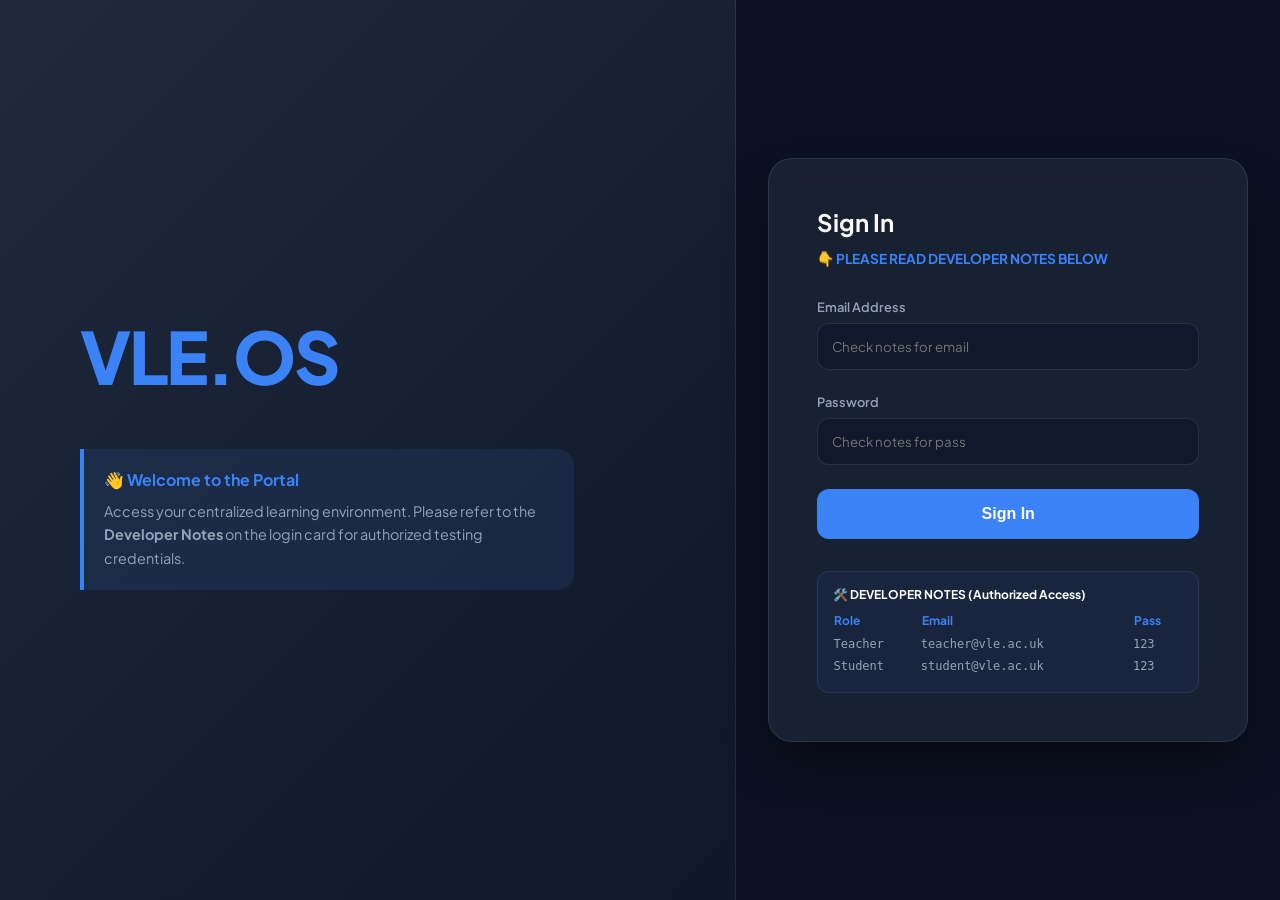
<file: w1970530-PrototypeCode/index.html>
<!DOCTYPE html>
<html lang="en">
<head>
    <meta charset="UTF-8">
    <meta name="viewport" content="width=device-width, initial-scale=1.0">
    <title>Login | VLE.OS</title>
    <link href="https://fonts.googleapis.com/css2?family=Plus+Jakarta+Sans:wght@400;600;700;800&display=swap" rel="stylesheet">
    <style>
        :root {
            --bg: #0b1120;
            --side: #0f172a;
            --accent: #3b82f6;
            --text: #f8fafc;
            --card: rgba(30, 41, 59, 0.7);
        }

        body {
            font-family: 'Plus Jakarta Sans', sans-serif;
            background-color: var(--bg);
            background-image: radial-gradient(circle at 2px 2px, rgba(255,255,255,0.05) 1px, transparent 0);
            background-size: 40px 40px;
            color: var(--text);
            margin: 0;
            display: flex;
            height: 100vh;
            overflow: hidden;
        }

        /* Side Branding Section */
        .brand-panel {
            flex: 1.2;
            background: linear-gradient(135deg, #1e293b 0%, #0f172a 100%);
            display: flex;
            flex-direction: column;
            justify-content: center;
            padding: 5rem;
            border-right: 1px solid rgba(255,255,255,0.05);
        }

        .brand-panel h1 {
            font-size: 4.5rem;
            font-weight: 800;
            margin: 0;
            color: var(--accent);
            letter-spacing: -2px;
        }

        .student-note {
            margin-top: 3rem;
            background: rgba(59, 130, 246, 0.1);
            border-left: 4px solid var(--accent);
            padding: 20px;
            border-radius: 0 16px 16px 0;
            max-width: 450px;
        }

        .student-note h4 { margin: 0 0 10px 0; color: var(--accent); font-size: 1rem; }
        .student-note p { margin: 0; color: #94a3b8; font-size: 0.9rem; line-height: 1.6; }

        /* Login Section */
        .login-panel {
            flex: 1;
            display: flex;
            align-items: center;
            justify-content: center;
            background: var(--bg);
            padding: 2rem;
        }

        .login-card {
            width: 100%;
            max-width: 400px;
            background: var(--card);
            backdrop-filter: blur(12px);
            padding: 3rem;
            border-radius: 24px;
            border: 1px solid rgba(255,255,255,0.1);
            box-shadow: 0 25px 50px -12px rgba(0, 0, 0, 0.5);
        }

        /* Developer Note Table */
        .dev-note {
            margin-top: 2rem;
            padding: 15px;
            background: rgba(59, 130, 246, 0.05);
            border: 1px solid rgba(59, 130, 246, 0.2);
            border-radius: 12px;
            font-size: 0.75rem;
            color: #94a3b8;
            animation: pulse-border 2s infinite;
        }

        @keyframes pulse-border {
            0% { border-color: rgba(59, 130, 246, 0.2); }
            50% { border-color: rgba(59, 130, 246, 0.6); }
            100% { border-color: rgba(59, 130, 246, 0.2); }
        }

        .dev-note table { width: 100%; border-collapse: collapse; margin-top: 10px; }
        .dev-note th { text-align: left; color: var(--accent); padding-bottom: 5px; }
        .dev-note td { padding: 4px 0; font-family: monospace; }

        .input-group { margin-bottom: 1.5rem; }
        .input-group label { display: block; font-size: 0.8rem; font-weight: 600; margin-bottom: 8px; color: #94a3b8; }
        
        .input-group input {
            width: 100%;
            padding: 14px;
            background: rgba(15, 23, 42, 0.8);
            border: 1px solid rgba(255,255,255,0.1);
            border-radius: 12px;
            color: white;
            font-family: inherit;
            outline: none;
            box-sizing: border-box;
        }

        .btn-signin {
            width: 100%;
            padding: 16px;
            background: var(--accent);
            color: white;
            border: none;
            border-radius: 12px;
            font-weight: 700;
            font-size: 1rem;
            cursor: pointer;
            transition: 0.3s;
        }
    </style>
</head>
<body>

    <div class="brand-panel">
        <h1>VLE.OS</h1>
        <div class="student-note">
            <h4>👋 Welcome to the Portal</h4>
            <p>Access your centralized learning environment. Please refer to the <b>Developer Notes</b> on the login card for authorized testing credentials.</p>
        </div>
    </div>

    <div class="login-panel">
        <div class="login-card">
            <h2 style="margin:0 0 0.5rem 0;">Sign In</h2>
            <p style="color: #3b82f6; font-size: 0.85rem; font-weight: 700; margin-bottom: 2rem;">👇 PLEASE READ DEVELOPER NOTES BELOW</p>

            <form onsubmit="handleLogin(event)">
                <div class="input-group">
                    <label>Email Address</label>
                    <input type="email" id="email" placeholder="Check notes for email" required>
                </div>

                <div class="input-group">
                    <label>Password</label>
                    <input type="password" id="password" placeholder="Check notes for pass" required>
                </div>

                <button type="submit" class="btn-signin">Sign In</button>
            </form>

            <div class="dev-note" id="devNote">
                <strong style="color: white;">🛠️ DEVELOPER NOTES (Authorized Access)</strong>
                <table>
                    <tr>
                        <th>Role</th>
                        <th>Email</th>
                        <th>Pass</th>
                    </tr>
                    <tr>
                        <td>Teacher</td>
                        <td>teacher@vle.ac.uk</td>
                        <td>123</td>
                    </tr>
                    <tr>
                        <td>Student</td>
                        <td>student@vle.ac.uk</td>
                        <td>123</td>
                    </tr>
                </table>
            </div>
        </div>
    </div>

    <script>
        function handleLogin(event) {
            event.preventDefault();
            const email = document.getElementById('email').value.toLowerCase();
            const pass = document.getElementById('password').value;

            if (pass === "123") {
                if (email === "teacher@vle.ac.uk") {
                    window.location.href = 'teacher.html';
                } else if (email === "student@vle.ac.uk") {
                    window.location.href = 'student.html';
                } else {
                    alert("Invalid email. Please use the credentials in the Developer Notes below.");
                }
            } else {
                alert("Incorrect password. Please use '123' as stated in the Developer Notes.");
            }
        }
    </script>
</body>
</html>
</file>
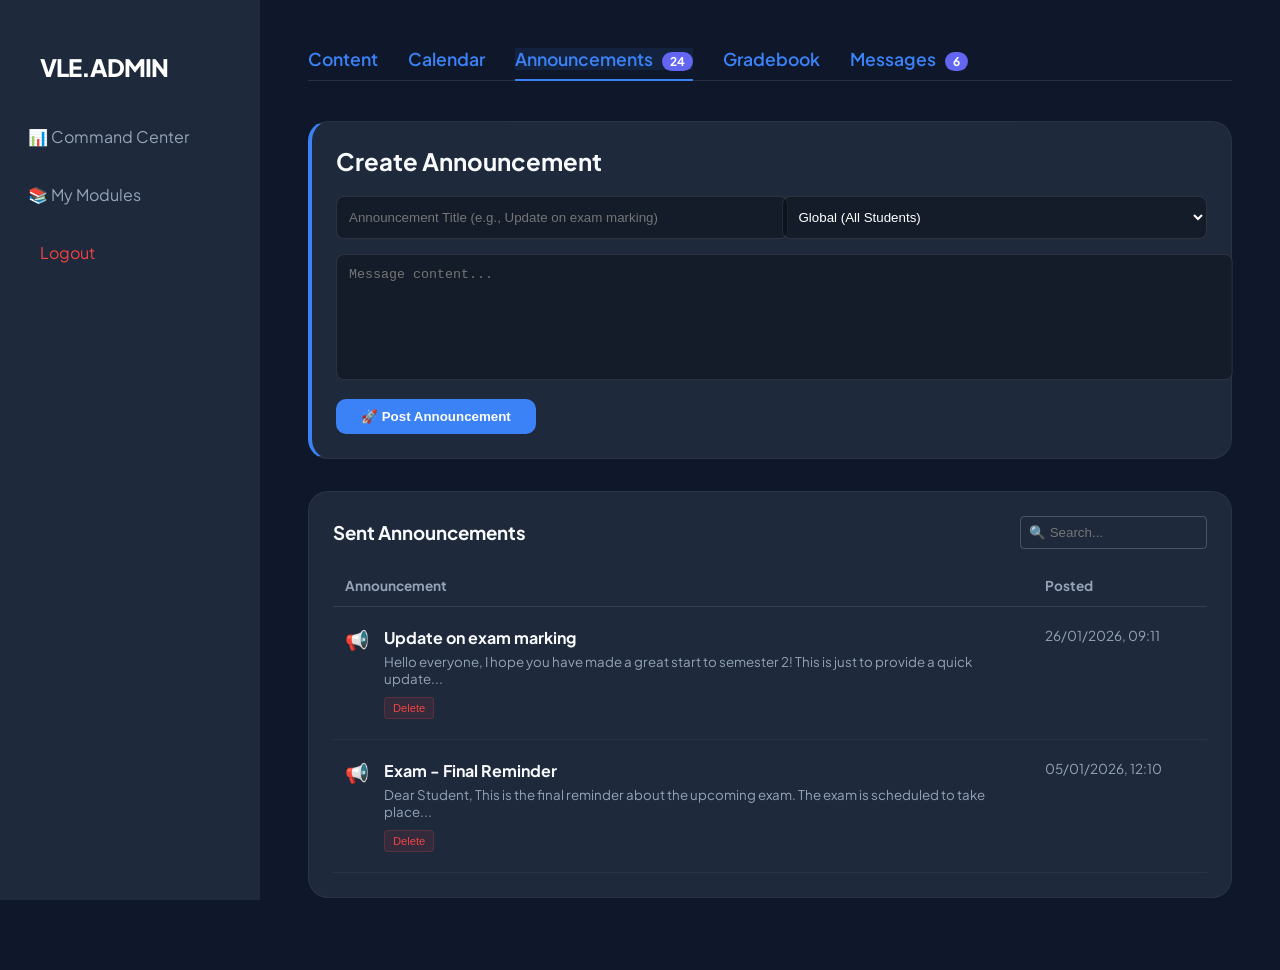
<file: w1970530-PrototypeCode/announcements.html>
<!DOCTYPE html>
<html lang="en">
<head>
    <meta charset="UTF-8">
    <meta name="viewport" content="width=device-width, initial-scale=1.0">
    <title>Announcements | VLE.TEACHER</title>
    <link rel="stylesheet" href="style.css">
    <style>
        /* Top Navigation styling */
        .vle-tabs { display: flex; gap: 30px; margin-bottom: 2.5rem; border-bottom: 1px solid rgba(255, 255, 255, 0.1); padding-bottom: 10px; }
        .tab-item { color: #3b82f6; text-decoration: none; font-weight: 600; position: relative; cursor: pointer; font-size: 1.1rem; }
        .tab-item.active { color: #3b82f6; }
        .tab-item.active::after { content: ''; position: absolute; bottom: -11px; left: 0; width: 100%; height: 2px; background: #3b82f6; }
        .badge { background: #6366f1; color: white; padding: 2px 8px; border-radius: 12px; font-size: 0.75rem; margin-left: 6px; font-weight: 700; }
        
        /* Table Structure */
        .ann-table { width: 100%; border-collapse: collapse; margin-top: 1rem; }
        .ann-table th { text-align: left; padding: 12px; color: #94a3b8; font-size: 0.85rem; border-bottom: 1px solid rgba(255,255,255,0.1); }
        .ann-row { border-bottom: 1px solid rgba(255,255,255,0.05); transition: 0.2s; }
        .ann-row:hover { background: rgba(255,255,255,0.02); }
        .ann-row td { padding: 20px 12px; vertical-align: top; }
        .ann-icon { font-size: 1.2rem; color: #94a3b8; margin-right: 15px; }

        .btn-delete-small { background: rgba(239, 68, 68, 0.1); color: #ef4444; border: 1px solid rgba(239, 68, 68, 0.2); padding: 4px 8px; border-radius: 4px; cursor: pointer; font-size: 0.7rem; margin-top: 10px; }
    </style>
</head>
<body>
    <div class="sidebar">
    <h2 style="color: #ffffff; margin-bottom: 2rem; letter-spacing: -1px; font-weight: 800; padding-left: 1.5rem;">VLE.ADMIN</h2>
    <nav style="display: flex; flex-direction: column; gap: 8px;">
        <a href="teacher.html" class="nav-link">📊 Command Center</a>
        <a href="module.html" class="nav-link">📚 My Modules</a>
        <a href="/" class="nav-link" style="margin-top: auto; color: #ef4444; padding-left: 1.5rem;">Logout</a>
    </nav>
</div>

    <div class="main-content">
        <div class="vle-tabs">
            <a href="module.html" class="tab-item">Content</a>
            <a href="calendar.html" class="tab-item">Calendar</a>
            <a href="announcements.html" class="tab-item active">Announcements <span class="badge">24</span></a>
            <a href="gradebook.html" class="tab-item">Gradebook</a>
            <a href="messages.html" class="tab-item">Messages <span class="badge">6</span></a>
        </div>

        <div class="card" style="margin-bottom: 2rem; border-left: 4px solid #3b82f6;">
            <h2 style="margin-top: 0;">Create Announcement</h2>
            <div style="display: grid; grid-template-columns: 1fr 1fr; gap: 20px; margin-bottom: 15px;">
                <input type="text" id="annTitle" placeholder="Announcement Title (e.g., Update on exam marking)" 
                    style="width: 100%; padding: 12px; background: rgba(0,0,0,0.3); border: 1px solid rgba(255,255,255,0.1); border-radius: 8px; color: white;">
                <select id="targetModule" style="width: 100%; padding: 12px; background: rgba(0,0,0,0.3); border: 1px solid rgba(255,255,255,0.1); border-radius: 8px; color: white;">
                    <option>Global (All Students)</option>
                    <option>6BUIS019W: Digital Strategy</option>
                    <option>6COSC019W: Cyber Security</option>
                </select>
            </div>
            <textarea id="annBody" placeholder="Message content..." 
                style="width: 100%; height: 100px; background: rgba(0,0,0,0.3); border: 1px solid rgba(255,255,255,0.1); border-radius: 8px; color: white; padding: 12px; margin-bottom: 15px; resize: none;"></textarea>
            <button class="btn-premium" onclick="postAnnouncement()" style="width: auto; padding: 10px 25px; background: #3b82f6;">🚀 Post Announcement</button>
        </div>

        <div class="card">
            <div style="display: flex; justify-content: space-between; align-items: center;">
                <h3 style="margin: 0;">Sent Announcements</h3>
                <input type="text" placeholder="🔍 Search..." style="padding: 8px; background: transparent; border: 1px solid rgba(255,255,255,0.2); border-radius: 4px; color: white;">
            </div>

            <table class="ann-table">
                <thead>
                    <tr>
                        <th>Announcement</th>
                        <th style="width: 150px;">Posted</th>
                    </tr>
                </thead>
                <tbody id="annFeed">
                    <tr class="ann-row">
                        <td>
                            <div style="display: flex; align-items: flex-start;">
                                <span class="ann-icon">📢</span>
                                <div>
                                    <strong style="display: block; margin-bottom: 5px;">Update on exam marking</strong>
                                    <small style="color: #94a3b8; display: block;">Hello everyone, I hope you have made a great start to semester 2! This is just to provide a quick update...</small>
                                    <button class="btn-delete-small" onclick="this.closest('tr').remove()">Delete</button>
                                </div>
                            </div>
                        </td>
                        <td style="font-size: 0.85rem; color: #94a3b8;">26/01/2026, 09:11</td>
                    </tr>
                    <tr class="ann-row">
                        <td>
                            <div style="display: flex; align-items: flex-start;">
                                <span class="ann-icon">📢</span>
                                <div>
                                    <strong style="display: block; margin-bottom: 5px;">Exam - Final Reminder</strong>
                                    <small style="color: #94a3b8; display: block;">Dear Student, This is the final reminder about the upcoming exam. The exam is scheduled to take place...</small>
                                    <button class="btn-delete-small" onclick="this.closest('tr').remove()">Delete</button>
                                </div>
                            </div>
                        </td>
                        <td style="font-size: 0.85rem; color: #94a3b8;">05/01/2026, 12:10</td>
                    </tr>
                </tbody>
            </table>
        </div>
    </div>

    <script>
        function postAnnouncement() {
            const title = document.getElementById('annTitle').value;
            const body = document.getElementById('annBody').value;
            if(!title || !body) return alert("Please enter a title and message.");

            const now = new Date();
            const dateStr = now.toLocaleDateString('en-GB') + ", " + now.getHours().toString().padStart(2, '0') + ":" + now.getMinutes().toString().padStart(2, '0');

            const feed = document.getElementById('annFeed');
            const row = document.createElement('tr');
            row.className = 'ann-row';
            row.innerHTML = `
                <td>
                    <div style="display: flex; align-items: flex-start;">
                        <span class="ann-icon" style="color: #3b82f6;">📢</span>
                        <div>
                            <strong style="display: block; margin-bottom: 5px;">${title}</strong>
                            <small style="color: #94a3b8; display: block;">${body.substring(0, 100)}...</small>
                            <button class="btn-delete-small" onclick="this.closest('tr').remove()">Delete</button>
                        </div>
                    </div>
                </td>
                <td style="font-size: 0.85rem; color: #94a3b8;">${dateStr}</td>
            `;
            feed.prepend(row);
            
            document.getElementById('annTitle').value = "";
            document.getElementById('annBody').value = "";
        }
    </script>
</body>
</html>
</file>
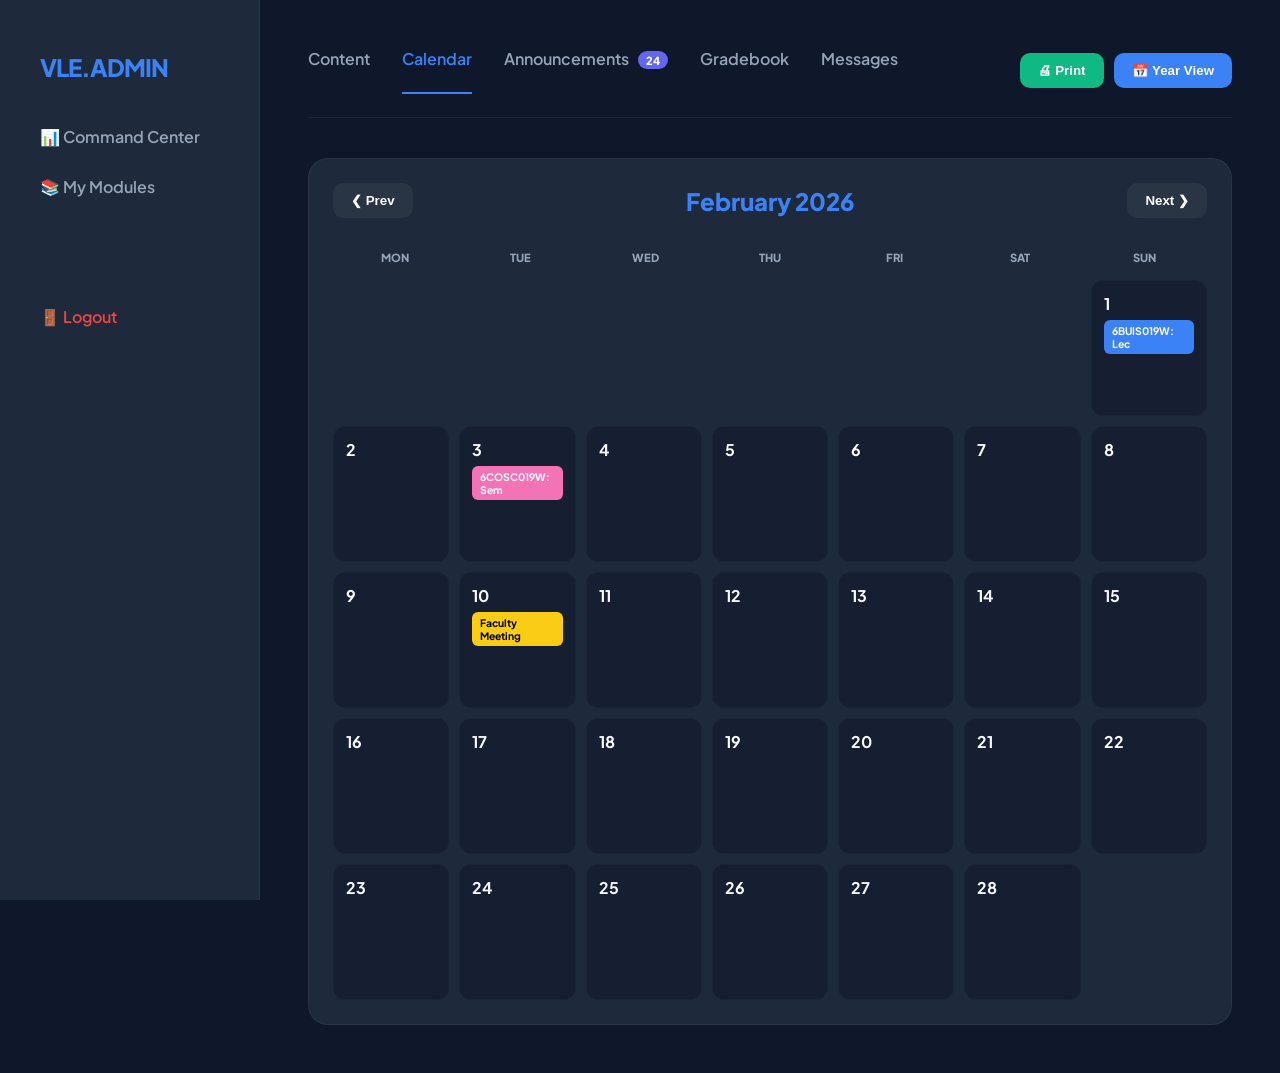
<file: w1970530-PrototypeCode/calendar.html>
<!DOCTYPE html>
<html lang="en">
<head>
    <meta charset="UTF-8">
    <meta name="viewport" content="width=device-width, initial-scale=1.0">
    <title>Academic Calendar | VLE.ADMIN</title>
    <link href="https://fonts.googleapis.com/css2?family=Plus+Jakarta+Sans:wght@400;600;700;800&display=swap" rel="stylesheet">
    <style>
        :root {
            --bg: #0f172a;
            --side: #1e293b;
            --accent: #3b82f6;
            --card: #1e293b;
            --text: #f8fafc;
            --danger: #ef4444;
            --success: #10b981;
        }

        body {
            font-family: 'Plus Jakarta Sans', sans-serif;
            background: var(--bg);
            color: var(--text);
            margin: 0;
            display: flex;
            overflow-x: hidden;
        }

        /* Sidebar Consistency */
        .sidebar {
            width: 260px;
            height: 100vh;
            background: var(--side);
            padding: 2rem 1rem;
            position: fixed;
            left: 0; top: 0;
            box-sizing: border-box;
            border-right: 1px solid rgba(255,255,255,0.05);
        }

        .sidebar h2 { color: var(--accent); padding-left: 1.5rem; margin-bottom: 2rem; font-size: 1.5rem; font-weight: 800; letter-spacing: -1px; }
        
        .nav-link {
            color: #94a3b8;
            text-decoration: none;
            padding: 12px 1.5rem;
            display: block;
            border-radius: 8px;
            margin-bottom: 5px;
            font-weight: 600;
        }

        .nav-link.active { background: rgba(59, 130, 246, 0.1); color: var(--accent); }

        /* Main Content & Top Nav */
        .main-content {
            margin-left: 260px;
            padding: 3rem;
            width: calc(100% - 260px);
            box-sizing: border-box;
        }

        .top-nav {
            display: flex;
            justify-content: space-between;
            align-items: center;
            margin-bottom: 2.5rem;
            padding-bottom: 1.5rem;
            border-bottom: 1px solid rgba(255,255,255,0.05);
        }

        .nav-tabs { display: flex; gap: 2rem; align-items: center; }
        .tab-link {
            color: #94a3b8;
            text-decoration: none;
            font-weight: 600;
            padding-bottom: 1.5rem;
            position: relative;
        }

        .tab-link.active-tab { color: var(--accent); }
        .tab-link.active-tab::after {
            content: '';
            position: absolute; bottom: -1px; left: 0; width: 100%; height: 2px; background: var(--accent);
        }

        .badge {
            background: #6366f1;
            color: white;
            padding: 2px 8px;
            border-radius: 12px;
            font-size: 0.7rem;
            margin-left: 6px;
            font-weight: 800;
        }

        /* Calendar Card */
        .card {
            background: var(--card);
            border-radius: 20px;
            padding: 1.5rem;
            border: 1px solid rgba(255,255,255,0.05);
        }

        .calendar-grid { display: grid; grid-template-columns: repeat(7, 1fr); gap: 10px; margin-top: 1rem; }
        
        .day-cell {
            background: rgba(15, 23, 42, 0.5);
            border-radius: 12px;
            min-height: 110px;
            padding: 12px;
            border: 1px solid rgba(255,255,255,0.02);
            transition: 0.2s;
            cursor: pointer;
        }
        .day-cell:hover:not(.empty) { border-color: var(--accent); background: rgba(59, 130, 246, 0.05); }
        .day-cell.today { border: 2px solid var(--accent); background: rgba(59, 130, 246, 0.05); }
        .day-cell.empty { background: transparent; border: none; cursor: default; }

        .event-tag {
            padding: 4px 8px;
            border-radius: 6px;
            font-size: 0.65rem;
            font-weight: 700;
            margin-top: 6px;
            display: block;
            color: white;
        }
        .tag-blue { background: var(--accent); }
        .tag-pink { background: #f472b6; }
        .tag-yellow { background: #facc15; color: #000; }

        .btn-premium {
            background: var(--accent);
            color: white;
            border: none;
            padding: 10px 18px;
            border-radius: 10px;
            font-weight: 600;
            cursor: pointer;
        }

        /* Year View Grid */
        .year-grid { display: grid; grid-template-columns: repeat(3, 1fr); gap: 20px; display: none; }
        .mini-month { 
            background: rgba(255, 255, 255, 0.02); 
            padding: 15px; 
            border-radius: 16px; 
            border: 1px solid rgba(255, 255, 255, 0.05);
            cursor: pointer;
        }
        .mini-days { display: grid; grid-template-columns: repeat(7, 1fr); gap: 4px; font-size: 0.6rem; text-align: center; }
        .mini-day.has-event { color: var(--accent); font-weight: bold; }

        /* Modal */
        .modal-overlay { 
            position: fixed; top: 0; left: 0; width: 100%; height: 100%; 
            background: rgba(0,0,0,0.8); display: none; 
            justify-content: center; align-items: center; z-index: 2000; 
        }
        .modal-card { background: var(--side); padding: 30px; border-radius: 20px; border: 1px solid var(--accent); width: 380px; }
        .modal-input { 
            width: 100%; padding: 12px; margin: 15px 0; 
            background: var(--bg); border: 1px solid rgba(255,255,255,0.1); 
            border-radius: 10px; color: white; outline: none; font-family: inherit;
        }
    </style>
</head>
<body>

    <div class="sidebar">
        <h2>VLE.ADMIN</h2>
        <nav>
            <a href="teacher.html" class="nav-link">📊 Command Center</a>
            <a href="module.html" class="nav-link">📚 My Modules</a>
            <div style="margin-top: auto; padding-top: 5rem;">
                <a href="/" class="nav-link" style="color: var(--danger);">🚪 Logout</a>
            </div>
        </nav>
    </div>

    <div class="main-content">
        <div class="top-nav">
            <div class="nav-tabs">
                <a href="module.html" class="tab-link">Content</a>
                <a href="calendar.html" class="tab-link active-tab">Calendar</a>
                <a href="announcements.html" class="tab-link">Announcements <span class="badge">24</span></a>
                <a href="gradebook.html" class="tab-link">Gradebook</a>
                <a href="messages.html" class="tab-link">Messages</a>
            </div>
            <div style="display: flex; gap: 10px;">
                <button class="btn-premium" style="background: var(--success);" onclick="window.print()">🖨 Print</button>
                <button class="btn-premium" onclick="toggleYearView()" id="viewToggle">📅 Year View</button>
            </div>
        </div>

        <div class="card">
            <div id="monthNav" style="display: flex; justify-content: space-between; align-items: center; margin-bottom: 2rem;">
                <button class="btn-premium" style="background: rgba(255,255,255,0.05);" onclick="changeMonth(-1)">❮ Prev</button>
                <h2 id="monthDisplay" style="margin:0; color: var(--accent); font-weight: 800;">February 2026</h2>
                <button class="btn-premium" style="background: rgba(255,255,255,0.05);" onclick="changeMonth(1)">Next ❯</button>
            </div>

            <div id="monthView">
                <div class="calendar-grid-header" style="display: grid; grid-template-columns: repeat(7, 1fr); text-align: center; color: #94a3b8; font-size: 0.7rem; font-weight: 800; text-transform: uppercase;">
                    <div>Mon</div><div>Tue</div><div>Wed</div><div>Thu</div><div>Fri</div><div>Sat</div><div>Sun</div>
                </div>
                <div class="calendar-grid" id="calendarGrid"></div>
            </div>

            <div class="year-grid" id="yearGrid"></div>
        </div>
    </div>

    <div class="modal-overlay" id="eventModal">
        <div class="modal-card">
            <h3 style="margin-top:0; font-weight: 800;">Manage Schedule</h3>
            <input type="text" id="eventTitleInput" class="modal-input" placeholder="Event Name (e.g., Seminar A)">
            <select id="eventTypeInput" class="modal-input">
                <option value="tag-blue">Lecture (Blue)</option>
                <option value="tag-pink">Seminar (Pink)</option>
                <option value="tag-yellow">Faculty Meeting (Yellow)</option>
            </select>
            <div style="display: flex; gap: 10px;">
                <button class="btn-premium" style="flex:1;" onclick="saveEvent()">Save</button>
                <button id="delBtn" class="btn-premium" style="flex:1; background: var(--danger); display:none;" onclick="deleteEvent()">Delete</button>
                <button class="btn-premium" style="flex:1; background: #334155;" onclick="closeModal()">Cancel</button>
            </div>
        </div>
    </div>

    <script>
        let currentViewDate = new Date(2026, 1, 1);
        let isYearView = false;
        let selectedDay = null;
        let globalEvents = JSON.parse(localStorage.getItem('teacher_calendar')) || {
            "2026-1": [
                { day: 1, title: '6BUIS019W: Lec', class: 'tag-blue' },
                { day: 3, title: '6COSC019W: Sem', class: 'tag-pink' },
                { day: 10, title: 'Faculty Meeting', class: 'tag-yellow' }
            ]
        };

        function renderCalendar() {
            const grid = document.getElementById('calendarGrid');
            const display = document.getElementById('monthDisplay');
            grid.innerHTML = '';
            const year = currentViewDate.getFullYear();
            const month = currentViewDate.getMonth();
            display.innerText = currentViewDate.toLocaleString('default', { month: 'long', year: 'numeric' });
            
            let firstDay = new Date(year, month, 1).getDay();
            firstDay = (firstDay === 0) ? 6 : firstDay - 1; 

            for(let x=0; x<firstDay; x++) grid.innerHTML += `<div class="day-cell empty"></div>`;

            const daysInMonth = new Date(year, month + 1, 0).getDate();
            const monthKey = `${year}-${month}`;
            const monthEvents = globalEvents[monthKey] || [];

            for(let i=1; i<=daysInMonth; i++) {
                const cell = document.createElement('div');
                cell.className = 'day-cell';
                const today = new Date();
                if(i === today.getDate() && month === today.getMonth() && year === today.getFullYear()) cell.classList.add('today');
                
                cell.onclick = () => openModal(i);
                const dayEvent = monthEvents.find(e => e.day === i);
                cell.innerHTML = `<span style="font-weight:700;">${i}</span>${dayEvent ? `<span class="event-tag ${dayEvent.class}">${dayEvent.title}</span>` : ''}`;
                grid.appendChild(cell);
            }
        }

        function toggleYearView() {
            isYearView = !isYearView;
            document.getElementById('monthView').style.display = isYearView ? 'none' : 'block';
            document.getElementById('yearGrid').style.display = isYearView ? 'grid' : 'none';
            document.getElementById('monthNav').style.display = isYearView ? 'none' : 'flex';
            document.getElementById('viewToggle').innerText = isYearView ? '📅 Month View' : '📅 Year View';
            if(isYearView) renderYear(); else renderCalendar();
        }

        function renderYear() {
            const yGrid = document.getElementById('yearGrid');
            yGrid.innerHTML = '';
            const months = ["Jan", "Feb", "Mar", "Apr", "May", "Jun", "Jul", "Aug", "Sep", "Oct", "Nov", "Dec"];
            months.forEach((m, idx) => {
                const monthEvents = globalEvents[`2026-${idx}`] || [];
                let days = '';
                for(let d=1; d<=28; d++) days += `<div class="mini-day ${monthEvents.some(e => e.day === d) ? 'has-event' : ''}">${d}</div>`;
                yGrid.innerHTML += `<div class="mini-month" onclick="jumpToMonth(${idx})"><h4 style="margin:0 0 10px 0; color:var(--accent); font-weight: 800;">${m}</h4><div class="mini-days">${days}</div></div>`;
            });
        }

        function jumpToMonth(m) { currentViewDate = new Date(2026, m, 1); toggleYearView(); }
        function changeMonth(s) { currentViewDate.setMonth(currentViewDate.getMonth() + s); renderCalendar(); }
        
        function openModal(day) {
            selectedDay = day;
            const monthKey = `${currentViewDate.getFullYear()}-${currentViewDate.getMonth()}`;
            const existing = (globalEvents[monthKey] || []).find(e => e.day === day);
            if(existing) {
                document.getElementById('eventTitleInput').value = existing.title;
                document.getElementById('eventTypeInput').value = existing.class;
                document.getElementById('delBtn').style.display = 'block';
            } else {
                document.getElementById('delBtn').style.display = 'none';
            }
            document.getElementById('eventModal').style.display = 'flex';
        }

        function saveEvent() {
            const title = document.getElementById('eventTitleInput').value;
            if(!title) return;
            const monthKey = `${currentViewDate.getFullYear()}-${currentViewDate.getMonth()}`;
            if(!globalEvents[monthKey]) globalEvents[monthKey] = [];
            const index = globalEvents[monthKey].findIndex(e => e.day === selectedDay);
            const data = { day: selectedDay, title, class: document.getElementById('eventTypeInput').value };
            if(index > -1) globalEvents[monthKey][index] = data;
            else globalEvents[monthKey].push(data);
            localStorage.setItem('teacher_calendar', JSON.stringify(globalEvents));
            closeModal(); renderCalendar();
        }

        function deleteEvent() {
            const monthKey = `${currentViewDate.getFullYear()}-${currentViewDate.getMonth()}`;
            globalEvents[monthKey] = globalEvents[monthKey].filter(e => e.day !== selectedDay);
            localStorage.setItem('teacher_calendar', JSON.stringify(globalEvents));
            closeModal(); renderCalendar();
        }

        function closeModal() { document.getElementById('eventModal').style.display = 'none'; document.getElementById('eventTitleInput').value = ''; }
        window.onload = renderCalendar;
    </script>
</body>
</html>
</file>
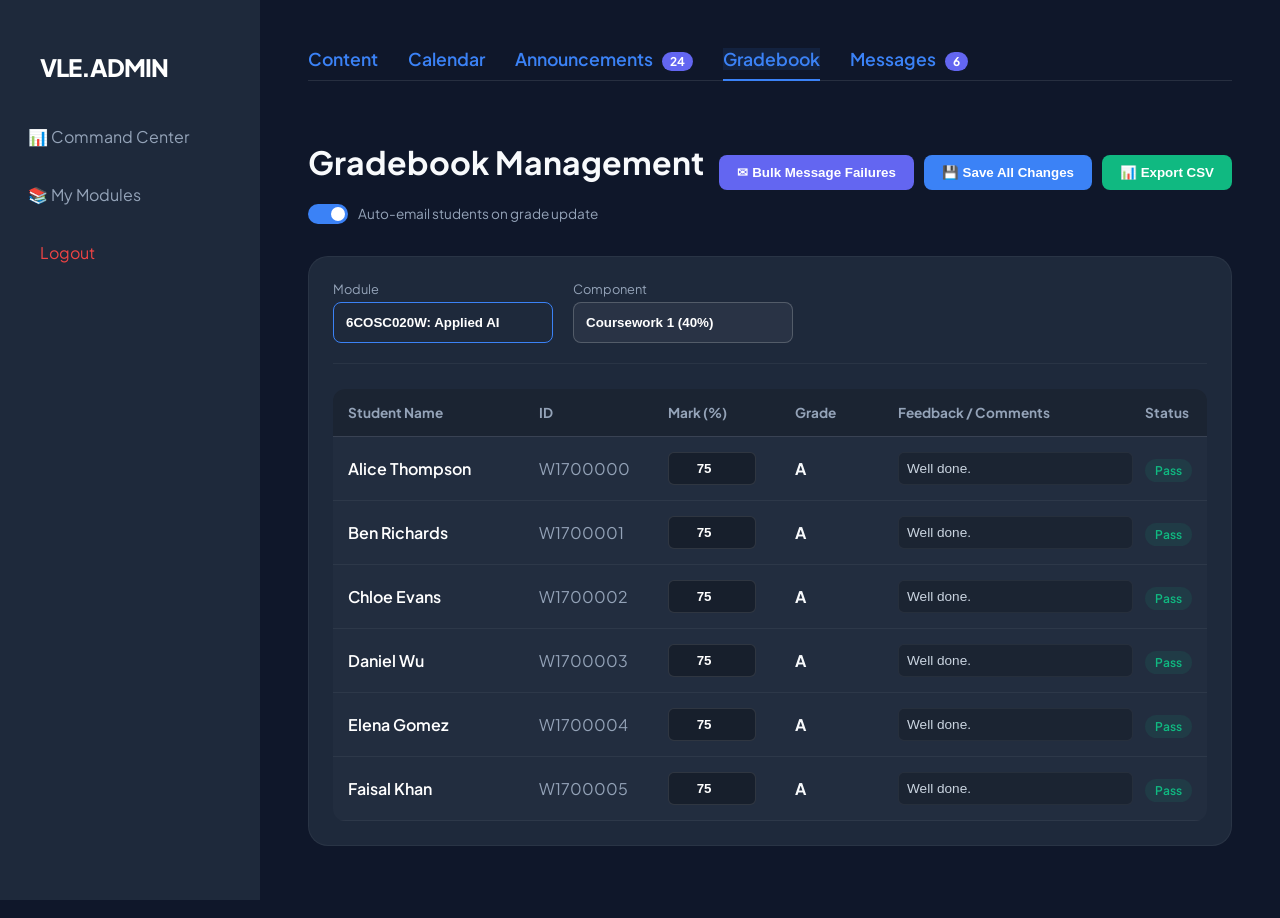
<file: w1970530-PrototypeCode/gradebook.html>
<!DOCTYPE html>
<html lang="en">
<head>
    <meta charset="UTF-8">
    <meta name="viewport" content="width=device-width, initial-scale=1.0">
    <title>Gradebook | VLE.TEACHER</title>
    <link rel="stylesheet" href="style.css">
    <style>
        .vle-tabs { display: flex; gap: 30px; margin-bottom: 2.5rem; border-bottom: 1px solid rgba(255, 255, 255, 0.1); padding-bottom: 10px; }
        .tab-item { color: #3b82f6; text-decoration: none; font-weight: 600; position: relative; cursor: pointer; font-size: 1.1rem; }
        .tab-item.active { color: #3b82f6; }
        .tab-item.active::after { content: ''; position: absolute; bottom: -11px; left: 0; width: 100%; height: 2px; background: #3b82f6; }
        .badge { background: #6366f1; color: white; padding: 2px 8px; border-radius: 12px; font-size: 0.75rem; margin-left: 6px; font-weight: 700; }
        
        .grade-table { width: 100%; border-collapse: collapse; margin-top: 1rem; background: rgba(255,255,255,0.02); border-radius: 12px; overflow: hidden; }
        .grade-table th { text-align: left; padding: 15px; color: #94a3b8; font-size: 0.85rem; background: rgba(0,0,0,0.2); border-bottom: 1px solid rgba(255,255,255,0.1); }
        .grade-table td { padding: 15px; border-bottom: 1px solid rgba(255,255,255,0.05); }
        
        .module-selector { padding: 12px; background: #1e293b; border: 1px solid #3b82f6; border-radius: 8px; color: white; font-weight: 600; cursor: pointer; appearance: none; min-width: 220px; }
        .module-selector option { background: #0f172a; color: white; }

        .grade-input { background: rgba(0,0,0,0.3); border: 1px solid rgba(255,255,255,0.1); border-radius: 6px; color: white; padding: 8px; width: 70px; text-align: center; font-weight: bold; }
        .feedback-input { background: rgba(0,0,0,0.2); border: 1px solid rgba(255,255,255,0.05); border-radius: 6px; color: #cbd5e1; padding: 8px; width: 100%; font-size: 0.85rem; }
        
        /* Highlighting Logic */
        .name-normal { color: #ffffff !important; font-weight: 600; }
        .name-highlight-fail { color: #ef4444 !important; font-weight: 800; }

        .status-pill { padding: 4px 10px; border-radius: 20px; font-size: 0.75rem; font-weight: 600; }
        .status-pass { background: rgba(16, 185, 129, 0.1); color: #10b981; }
        .status-fail { background: rgba(239, 68, 68, 0.1); color: #ef4444; }

        .switch { position: relative; display: inline-block; width: 40px; height: 20px; margin-right: 10px; }
        .switch input { opacity: 0; width: 0; height: 0; }
        .slider { position: absolute; cursor: pointer; top: 0; left: 0; right: 0; bottom: 0; background-color: #334155; transition: .4s; border-radius: 20px; }
        .slider:before { position: absolute; content: ""; height: 14px; width: 14px; left: 3px; bottom: 3px; background-color: white; transition: .4s; border-radius: 50%; }
        input:checked + .slider { background-color: #3b82f6; }
        input:checked + .slider:before { transform: translateX(20px); }
    </style>
</head>
<body>
    <div class="sidebar">
    <h2 style="color: #ffffff; margin-bottom: 2rem; letter-spacing: -1px; font-weight: 800; padding-left: 1.5rem;">VLE.ADMIN</h2>
    <nav style="display: flex; flex-direction: column; gap: 8px;">
        <a href="teacher.html" class="nav-link">📊 Command Center</a>
        <a href="module.html" class="nav-link">📚 My Modules</a>
        <a href="/" class="nav-link" style="margin-top: auto; color: #ef4444; padding-left: 1.5rem;">Logout</a>
    </nav>
</div>


    <div class="main-content">
        <div class="vle-tabs">
            <a href="module.html" class="tab-item">Content</a>
            <a href="calendar.html" class="tab-item">Calendar</a>
            <a href="announcements.html" class="tab-item">Announcements <span class="badge">24</span></a>
            <a href="gradebook.html" class="tab-item active">Gradebook</a>
            <a href="messages.html" class="tab-item">Messages <span class="badge">6</span></a>
        </div>

        <header style="display: flex; justify-content: space-between; align-items: center; margin-bottom: 2rem;">
            <div>
                <h1>Gradebook Management</h1>
                <div style="display: flex; align-items: center; margin-top: 10px;">
                    <label class="switch">
                        <input type="checkbox" id="emailNotify" checked>
                        <span class="slider"></span>
                    </label>
                    <span style="font-size: 0.85rem; color: #94a3b8;">Auto-email students on grade update</span>
                </div>
            </div>
            <div style="display: flex; gap: 10px;">
                <button class="btn-premium" onclick="messageFailures()" style="width: auto; background: #6366f1; border-radius: 8px;">✉ Bulk Message Failures</button>
                <button class="btn-premium" onclick="saveAllGrades()" style="width: auto; background: #3b82f6; border-radius: 8px;">💾 Save All Changes</button>
                <button class="btn-premium" onclick="exportGrades()" style="width: auto; background: #10b981; border-radius: 8px;">📊 Export CSV</button>
            </div>
        </header>

        <div class="card">
            <div style="display: flex; gap: 20px; margin-bottom: 25px; align-items: center; border-bottom: 1px solid rgba(255,255,255,0.05); padding-bottom: 20px;">
                <div>
                    <label style="display: block; font-size: 0.8rem; color: #94a3b8; margin-bottom: 5px;">Module</label>
                    <select id="modulePick" class="module-selector" onchange="loadFullRoster()">
                        <option value="0">6BUIS019W: Digital Strategy</option>
                        <option value="1">6COSC019W: Cyber Security</option>
                        <option value="2" selected>6COSC020W: Applied AI</option>
                    </select>
                </div>
                <div>
                    <label style="display: block; font-size: 0.8rem; color: #94a3b8; margin-bottom: 5px;">Component</label>
                    <select class="module-selector" style="background: rgba(255,255,255,0.05); border-color: rgba(255,255,255,0.2);">
                        <option>Coursework 1 (40%)</option>
                        <option>Final Exam (60%)</option>
                    </select>
                </div>
            </div>

            <table class="grade-table">
                <thead>
                    <tr>
                        <th style="width: 180px;">Student Name</th>
                        <th style="width: 100px;">ID</th>
                        <th style="width: 100px;">Mark (%)</th>
                        <th style="width: 80px;">Grade</th>
                        <th style="width: 250px;">Feedback / Comments</th>
                        <th>Status</th>
                    </tr>
                </thead>
                <tbody id="gradeBody"></tbody>
            </table>
        </div>
    </div>

    <script>
        const classRoster = [
            { name: "Alice Thompson", id: "W1700000" },
            { name: "Ben Richards", id: "W1700001" },
            { name: "Chloe Evans", id: "W1700002" },
            { name: "Daniel Wu", id: "W1700003" },
            { name: "Elena Gomez", id: "W1700004" },
            { name: "Faisal Khan", id: "W1700005" }
        ];

        function loadFullRoster() {
            const body = document.getElementById('gradeBody');
            body.innerHTML = ""; 
            classRoster.forEach((s) => {
                const initialMark = 75; // All load in white initially
                const row = document.createElement('tr');
                row.innerHTML = `
                    <td><strong class="name-normal" id="name-${s.id}">${s.name}</strong></td>
                    <td style="color: #94a3b8;">${s.id}</td>
                    <td><input type="number" class="grade-input" value="${initialMark}" onchange="calculateGrade(this, '${s.id}', '${s.name}')"></td>
                    <td><strong class="grade-display">--</strong></td>
                    <td><input type="text" class="feedback-input" placeholder="Add feedback..." value="Well done."></td>
                    <td class="status-display">--</td>
                `;
                body.appendChild(row);
                calculateGrade(row.querySelector('.grade-input'), s.id, s.name, true);
            });
        }

        function calculateGrade(input, studentId, studentName, isInitialLoad = false) {
            const mark = parseInt(input.value);
            const row = input.closest('tr');
            const gradeDisplay = row.querySelector('.grade-display');
            const statusDisplay = row.querySelector('.status-display');
            const nameElement = document.getElementById(`name-${studentId}`);
            
            let grade = mark >= 70 ? 'A' : mark >= 60 ? 'B' : mark >= 50 ? 'C' : mark >= 40 ? 'D' : 'F';
            gradeDisplay.innerText = grade;

            if (mark < 40) {
                statusDisplay.innerHTML = '<span class="status-pill status-fail">Fail</span>';
                nameElement.className = 'name-highlight-fail'; // Highlight red
            } else {
                statusDisplay.innerHTML = '<span class="status-pill status-pass">Pass</span>';
                nameElement.className = 'name-normal'; // Default white
            }
        }

        function messageFailures() {
            let failingStudents = [];
            document.querySelectorAll('.grade-input').forEach(input => {
                if (parseInt(input.value) < 40) {
                    const name = input.closest('tr').querySelector('strong').innerText;
                    failingStudents.push(name);
                }
            });
            
            if (failingStudents.length === 0) {
                alert("No students currently meet the failure criteria.");
            } else {
                alert("Broadcast Window Opened for: " + failingStudents.join(", ") + "\n\nTemplate: 'Requesting resubmission workshop attendance.'");
            }
        }

        window.onload = loadFullRoster;
        function saveAllGrades() { alert("Grades saved."); }
        function exportGrades() { alert("Exporting CSV..."); }
    </script>
</body>
</html>
</file>
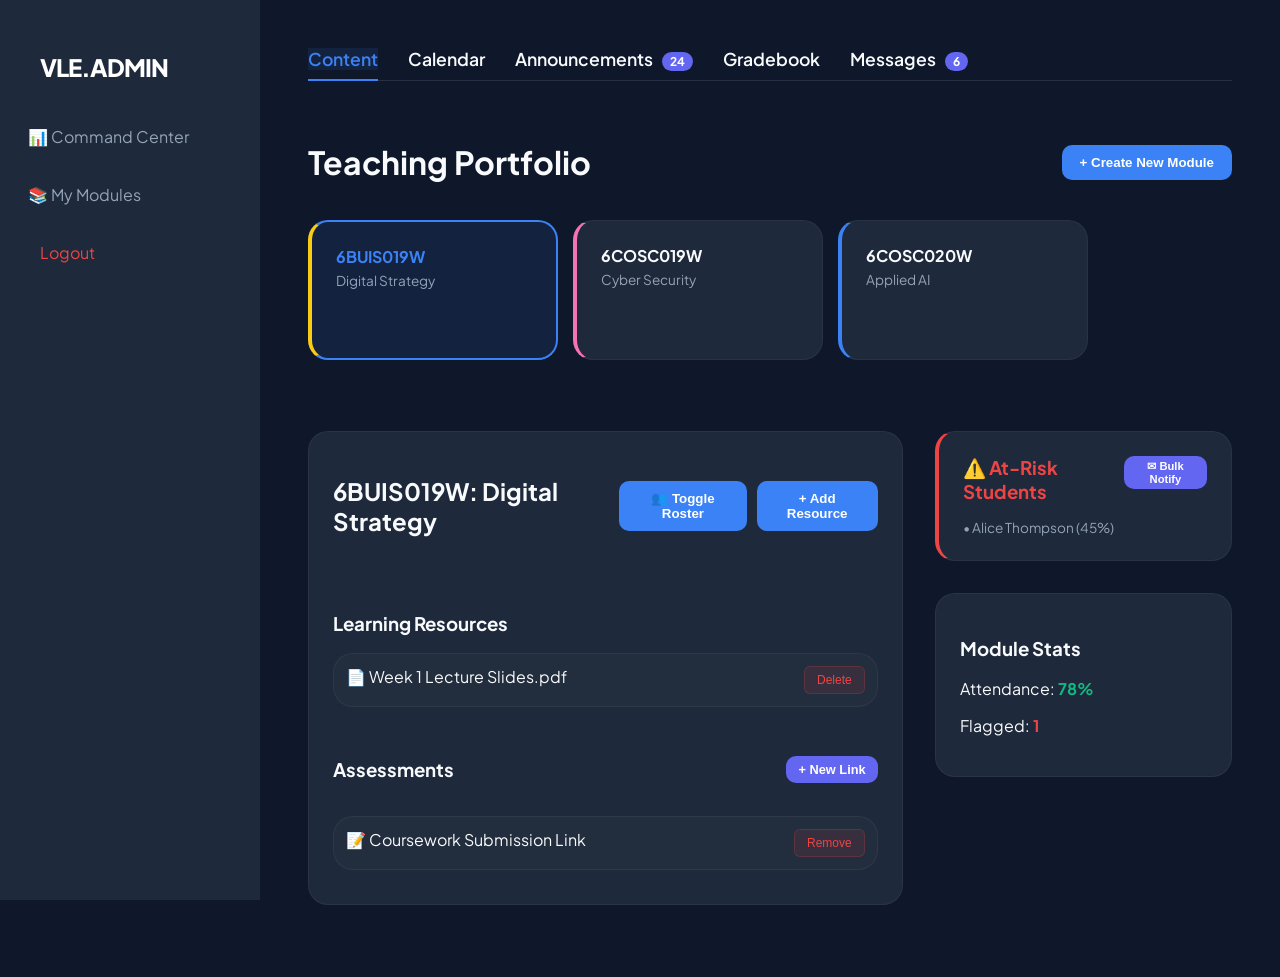
<file: w1970530-PrototypeCode/module.html>
<!DOCTYPE html>
<html lang="en">
<head>
    <meta charset="UTF-8">
    <meta name="viewport" content="width=device-width, initial-scale=1.0">
    <title>Module Management | VLE.TEACHER</title>
    <link rel="stylesheet" href="style.css">
    <style>
        .vle-tabs { display: flex; gap: 30px; margin-bottom: 2.5rem; border-bottom: 1px solid rgba(255, 255, 255, 0.1); padding-bottom: 10px; }
        .tab-item { color: var(--text-muted); text-decoration: none; font-weight: 600; position: relative; cursor: pointer; font-size: 1.1rem; }
        .tab-item.active { color: #3b82f6; }
        .tab-item.active::after { content: ''; position: absolute; bottom: -11px; left: 0; width: 100%; height: 2px; background: #3b82f6; }
        .badge { background: #6366f1; color: white; padding: 2px 8px; border-radius: 12px; font-size: 0.75rem; margin-left: 6px; font-weight: 700; }
        .roster-container { max-height: 0; overflow: hidden; transition: all 0.5s ease; background: rgba(15, 23, 42, 0.5); border-radius: 15px; opacity: 0; }
        .roster-container.expanded { max-height: 2000px; opacity: 1; margin-top: 20px; padding: 20px; border: 1px solid rgba(255, 255, 255, 0.1); }
        .student-item { background: rgba(255, 255, 255, 0.03); border-radius: 12px; border: 1px solid rgba(255, 255, 255, 0.05); margin-bottom: 10px; transition: 0.3s; }
        .student-item.flagged-highlight { background: rgba(239, 68, 68, 0.08); border-left: 4px solid #ef4444; }
        .flagged-text { color: #ef4444 !important; font-weight: 800 !important; }
        .student-header { padding: 12px 20px; display: flex; justify-content: space-between; align-items: center; cursor: pointer; }
        .profile-content { max-height: 0; overflow: hidden; transition: max-height 0.3s ease; background: rgba(0, 0, 0, 0.2); padding: 0 20px; }
        .profile-content.open { max-height: 400px; padding: 20px; border-top: 1px solid rgba(255, 255, 255, 0.05); }
        .portfolio-card.active { border: 2px solid var(--accent); background: rgba(59, 130, 246, 0.1); }
        .btn-delete { background: rgba(239, 68, 68, 0.1); color: #ef4444; border: 1px solid rgba(239, 68, 68, 0.2); padding: 6px 12px; border-radius: 6px; cursor: pointer; font-size: 0.75rem; }
    </style>
</head>
<body>
    <div class="sidebar">
    <h2 style="color: #ffffff; margin-bottom: 2rem; letter-spacing: -1px; font-weight: 800; padding-left: 1.5rem;">VLE.ADMIN</h2>
    <nav style="display: flex; flex-direction: column; gap: 8px;">
        <a href="teacher.html" class="nav-link">📊 Command Center</a>
        <a href="module.html" class="nav-link">📚 My Modules</a>
        <a href="/" class="nav-link" style="margin-top: auto; color: #ef4444; padding-left: 1.5rem;">Logout</a>
    </nav>
</div>

    <div class="main-content">
        <div class="vle-tabs">
            <a href="module.html" class="tab-item active">Content</a>
            <a href="calendar.html" class="tab-item">Calendar</a>
            <a href="announcements.html" class="tab-item">Announcements <span class="badge">24</span></a>
            <a href="gradebook.html" class="tab-item">Gradebook</a>
            <a href="messages.html" class="tab-item">Messages <span class="badge">6</span></a>
        </div>

        <header style="display: flex; justify-content: space-between; align-items: center; margin-bottom: 1rem;">
            <h1>Teaching Portfolio</h1>
            <button class="btn-premium" style="width: auto;" onclick="createNewModule()">+ Create New Module</button>
        </header>

        <div id="portfolioGrid" style="display: flex; gap: 15px; overflow-x: auto; padding-bottom: 15px; margin-bottom: 2rem;"></div>

        <div style="display: grid; grid-template-columns: 2fr 1fr; gap: 2rem;">
            <div>
                <div class="card">
                    <div style="display: flex; justify-content: space-between; align-items: center; margin-bottom: 1.5rem;">
                        <h2 id="displayModuleName">Select a Module</h2>
                        <div style="display: flex; gap: 10px;">
                            <button class="btn-premium" style="width: auto; padding: 10px 20px;" onclick="toggleRoster()">👥 Toggle Roster</button>
                            <button class="btn-premium" style="width: auto; padding: 10px 20px;" onclick="document.getElementById('resourceUpload').click()">+ Add Resource</button>
                            <input type="file" id="resourceUpload" hidden onchange="handleLocalUpload(this, 'materialsContainer', '📄')">
                        </div>
                    </div>

                    <div id="rosterPanel" class="roster-container">
                        <input type="text" id="rosterSearch" placeholder="🔍 Search students..." onkeyup="filterRoster()" style="width: 100%; padding: 12px; margin-bottom: 15px; background: rgba(0,0,0,0.3); border: 1px solid rgba(255,255,255,0.1); border-radius: 8px; color: white;">
                        <div id="rosterGrid"></div>
                    </div>

                    <div style="margin-top: 2rem;">
                        <h3>Learning Resources</h3>
                        <div id="materialsContainer">
                            <div class="card" style="margin-bottom: 10px; padding: 12px; display: flex; justify-content: space-between; background: rgba(255,255,255,0.02); border: 1px solid rgba(255,255,255,0.05);">
                                <span>📄 Week 1 Lecture Slides.pdf</span>
                                <button class="btn-delete" onclick="safeRemove(this)">Delete</button>
                            </div>
                        </div>
                    </div>

                    <div style="margin-top: 2rem;">
                        <div style="display: flex; justify-content: space-between; align-items: center; margin-bottom: 1rem;">
                            <h3>Assessments</h3>
                            <button class="btn-premium" style="width: auto; padding: 6px 12px; font-size: 0.8rem; background: #6366f1;" onclick="document.getElementById('assessmentUpload').click()">+ New Link</button>
                            <input type="file" id="assessmentUpload" hidden onchange="handleLocalUpload(this, 'assessmentContainer', '📝')">
                        </div>
                        <div id="assessmentContainer">
                            <div class="card" style="margin-bottom: 10px; padding: 12px; display: flex; justify-content: space-between; background: rgba(255, 255, 255, 0.02); border: 1px solid rgba(255, 255, 255, 0.05);">
                                <span>📝 Coursework Submission Link</span>
                                <button class="btn-delete" onclick="safeRemove(this)">Remove</button>
                            </div>
                        </div>
                    </div>
                </div>
            </div>

            <div>
                <div class="card" style="border-left: 4px solid #ef4444; margin-bottom: 2rem;">
                    <div style="display: flex; justify-content: space-between; align-items: flex-start; margin-bottom: 1rem;">
                        <h3 style="color: #ef4444; margin: 0;">⚠️ At-Risk Students</h3>
                        <button id="bulkMessageBtn" class="btn-premium" style="width: auto; padding: 4px 10px; font-size: 0.7rem; background: #6366f1;" onclick="bulkMessage()">✉ Bulk Notify</button>
                    </div>
                    <div id="atRiskList" style="font-size: 0.85rem; color: #94a3b8;">No flags yet.</div>
                </div>
                <div class="card">
                    <h3>Module Stats</h3>
                    <p>Attendance: <span id="avgAtt" style="color: #10b981; font-weight: bold;">--</span></p>
                    <p>Flagged: <span id="flagCount" style="color: #ef4444; font-weight: bold;">0</span></p>
                </div>
            </div>
        </div>
    </div>

    <script>
        let modules = [
            { id: '6BUIS019W', name: 'Digital Strategy', color: '#facc15' },
            { id: '6COSC019W', name: 'Cyber Security', color: '#f472b6' },
            { id: '6COSC020W', name: 'Applied AI', color: '#3b82f6' }
        ];

        const studentNames = ["Alice Thompson", "Ben Richards", "Chloe Evans", "Daniel Wu", "Elena Gomez", "Faisal Khan"];
        let currentModuleIndex = 0;
        
        let rosters = modules.map(() => studentNames.map((name, i) => ({
            name, 
            id: 'W' + (1700000 + i), 
            attendance: name === "Alice Thompson" ? 45 : Math.floor(65 + Math.random() * 35), 
            manualFlag: false,
            manualOverride: false 
        })));

        function renderPortfolio() {
            const grid = document.getElementById('portfolioGrid');
            grid.innerHTML = modules.map((m, i) => `
                <div class="card portfolio-card ${i === currentModuleIndex ? 'active' : ''}" 
                     onclick="switchModule(${i})" 
                     style="min-width: 250px; cursor: pointer; border-left: 4px solid ${m.color};">
                    <strong>${m.id}</strong>
                    <p style="margin:5px 0 0 0; font-size: 0.85rem; color: #94a3b8;">${m.name}</p>
                </div>
            `).join('');
        }

        function switchModule(index) {
            currentModuleIndex = index;
            document.getElementById('displayModuleName').innerText = `${modules[index].id}: ${modules[index].name}`;
            renderPortfolio();
            renderRoster();
            updateStats();
        }

        function renderRoster(filter = "") {
            const grid = document.getElementById('rosterGrid');
            const data = rosters[currentModuleIndex].filter(s => s.name.toLowerCase().includes(filter.toLowerCase()));
            
            grid.innerHTML = data.map((s, i) => {
                // Determine if student is currently At-Risk based on rules AND override status
                const isAtRisk = (s.manualFlag || s.attendance < 60) && !s.manualOverride;
                
                return `
                <div class="student-item ${isAtRisk ? 'flagged-highlight' : ''}">
                    <div class="student-header" onclick="toggleProfile(${i})">
                        <span class="${isAtRisk ? 'flagged-text' : ''}">
                            ${s.name} 
                            ${isAtRisk ? `<span style="color:#ef4444; font-size:0.7rem; font-weight:bold;">⚠️ RISK (${s.attendance < 60 ? 'Low Att' : 'Flagged'})</span>` : ''}
                        </span>
                        <small style="color:#94a3b8">${s.id}</small>
                    </div>
                    <div id="profile-${i}" class="profile-content">
                        <p>Attendance: <span style="color: ${s.attendance < 60 ? '#ef4444' : '#10b981'}">${s.attendance}%</span></p>
                        <button class="btn-premium" style="width:auto; padding:5px 10px; font-size:0.7rem; background:${isAtRisk ? '#ef4444' : '#334155'}" onclick="toggleFlag(${i}, event)">
                            ${isAtRisk ? 'Unflag / Override' : 'Flag Student'}
                        </button>
                    </div>
                </div>
            `}).join('');
        }

        function toggleRoster() { document.getElementById('rosterPanel').classList.toggle('expanded'); }
        function toggleProfile(i) { document.getElementById(`profile-${i}`).classList.toggle('open'); }
        
        function toggleFlag(i, event) { 
            event.stopPropagation(); 
            let student = rosters[currentModuleIndex][i];
            
            // Logic Fix: If they are currently flagged, unflag them (apply override)
            if ((student.manualFlag || student.attendance < 60) && !student.manualOverride) {
                student.manualOverride = true;
                student.manualFlag = false;
            } 
            // If they are currently unflagged (overridden or clear), flag them (clear override)
            else {
                student.manualOverride = false;
                student.manualFlag = true;
            }
            
            renderRoster(); 
            updateStats(); 
        }
        
        function updateStats() {
            const roster = rosters[currentModuleIndex];
            const flagged = roster.filter(s => (s.manualFlag || s.attendance < 60) && !s.manualOverride);
            document.getElementById('flagCount').innerText = flagged.length;
            document.getElementById('avgAtt').innerText = Math.round(roster.reduce((a, b) => a + b.attendance, 0) / roster.length) + '%';
            document.getElementById('atRiskList').innerHTML = flagged.length > 0 ? flagged.map(s => `• ${s.name} (${s.attendance}%)`).join('<br>') : "No flags.";
            
            document.getElementById('bulkMessageBtn').style.display = flagged.length > 0 ? 'block' : 'none';
        }

        function bulkMessage() {
            const roster = rosters[currentModuleIndex];
            const flagged = roster.filter(s => (s.manualFlag || s.attendance < 60) && !s.manualOverride);
            const count = flagged.length;
            if(confirm(`Send automatic performance warning to all ${count} flagged students?`)) {
                alert(`Broadcast sent to ${count} students successfully via VLE.Messaging.`);
            }
        }

        function filterRoster() {
            const query = document.getElementById('rosterSearch').value;
            renderRoster(query);
        }

        function safeRemove(btn) { if(confirm("Remove this item?")) btn.parentElement.remove(); }

        function handleLocalUpload(input, containerId, icon) {
            const file = input.files[0];
            if (file) {
                const container = document.getElementById(containerId);
                const div = document.createElement('div');
                div.className = 'card';
                div.style = "margin-bottom: 10px; padding: 12px; display: flex; justify-content: space-between; background: rgba(255, 255, 255, 0.02); border: 1px solid rgba(255, 255, 255, 0.05);";
                div.innerHTML = `<span>${icon} ${file.name}</span><button class="btn-delete" onclick="safeRemove(this)">Remove</button>`;
                container.prepend(div);
                input.value = "";
            }
        }

        function createNewModule() {
            const id = prompt("New Module ID:");
            const name = prompt("New Module Name:");
            if(id && name) {
                modules.push({ id, name, color: '#a78bfa' });
                rosters.push(studentNames.map((name, i) => ({ name, id: 'W' + (1800000 + i), attendance: 100, manualFlag: false, manualOverride: false })));
                renderPortfolio();
            }
        }

        window.onload = () => switchModule(0);
    </script>
</body>
</html>
</file>
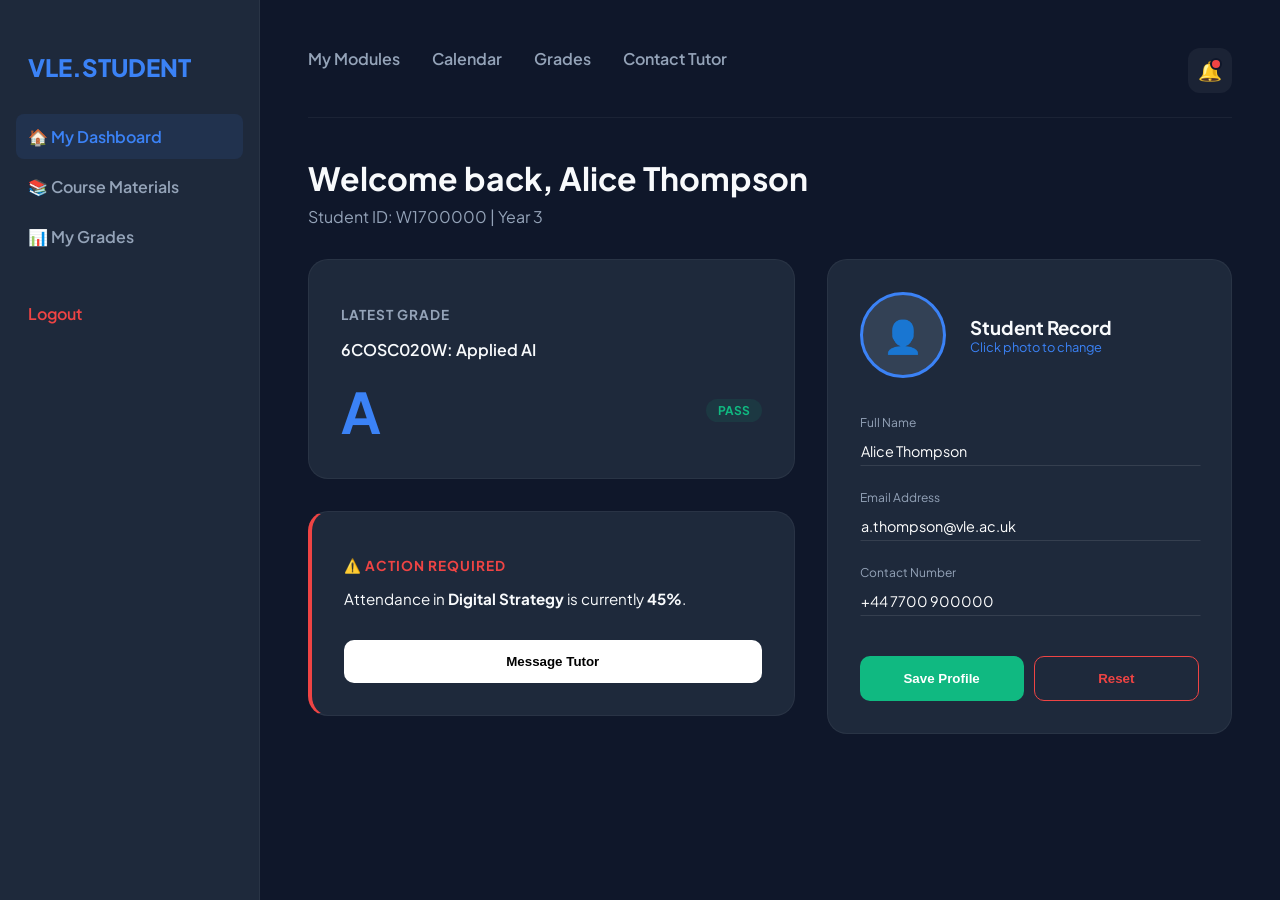
<file: w1970530-PrototypeCode/student.html>
<!DOCTYPE html>
<html lang="en">
<head>
    <meta charset="UTF-8">
    <title>My Dashboard | VLE.STUDENT</title>
    <link href="https://fonts.googleapis.com/css2?family=Plus+Jakarta+Sans:wght@400;600;700;800&display=swap" rel="stylesheet">
    <style>
        :root { 
            --bg: #0f172a; 
            --side: #1e293b; 
            --accent: #3b82f6; 
            --card: #1e293b; 
            --text: #f8fafc; 
            --danger: #ef4444; 
            --success: #10b981; 
        }

        body { font-family: 'Plus Jakarta Sans', sans-serif; background: var(--bg); color: var(--text); margin: 0; display: flex; }

        .sidebar { width: 260px; height: 100vh; background: var(--side); padding: 2rem 1rem; position: fixed; border-right: 1px solid rgba(255,255,255,0.05); box-sizing: border-box; }
        .sidebar h2 { color: var(--accent); padding-left: 12px; margin-bottom: 2rem; font-size: 1.5rem; font-weight: 800; }
        .nav-link { color: #94a3b8; text-decoration: none; padding: 12px; display: block; border-radius: 8px; font-weight: 600; margin-bottom: 5px; }
        .nav-link.active { background: rgba(59, 130, 246, 0.1); color: var(--accent); }

        .main-content { margin-left: 260px; padding: 3rem; width: calc(100% - 260px); box-sizing: border-box; }
        
        .top-nav { display: flex; justify-content: space-between; align-items: center; margin-bottom: 2.5rem; border-bottom: 1px solid rgba(255,255,255,0.05); padding-bottom: 1.5rem; position: relative; }
        .nav-tabs { display: flex; gap: 2rem; }
        .tab-link { color: #94a3b8; text-decoration: none; font-weight: 600; padding-bottom: 1.5rem; position: relative; }
        .tab-link.active-tab { color: var(--accent); }
        .tab-link.active-tab::after { content: ''; position: absolute; bottom: -1px; left: 0; width: 100%; height: 2px; background: var(--accent); }

        .dashboard-grid { display: grid; grid-template-columns: 1.2fr 1fr; gap: 2rem; margin-top: 2rem; }
        .card { background: var(--card); border-radius: 20px; padding: 2rem; border: 1px solid rgba(255,255,255,0.05); position: relative; }
        
        /* Profile Component with Upload Hover */
        .profile-header { display: flex; align-items: center; gap: 1.5rem; margin-bottom: 2rem; }
        .profile-avatar { 
            width: 80px; 
            height: 80px; 
            background: #334155; 
            border-radius: 50%; 
            border: 3px solid var(--accent); 
            cursor: pointer;
            background-size: cover;
            background-position: center;
            display: flex;
            align-items: center;
            justify-content: center;
            position: relative;
            transition: 0.3s;
            overflow: hidden;
        }
        .profile-avatar:hover::after {
            content: 'Change';
            position: absolute;
            bottom: 0;
            width: 100%;
            background: rgba(0,0,0,0.6);
            color: white;
            font-size: 0.6rem;
            text-align: center;
            padding: 2px 0;
        }

        .editable-field { background: transparent; border: 1px solid transparent; color: white; width: 100%; font-family: inherit; font-size: 0.9rem; outline: none; padding: 5px 0; border-bottom: 1px solid rgba(255,255,255,0.1); margin-top: 5px; }
        .editable-field:focus { border-bottom-color: var(--accent); }

        .noti-bell { cursor: pointer; position: relative; font-size: 1.2rem; background: rgba(255,255,255,0.05); padding: 10px; border-radius: 12px; }
        .noti-dot { position: absolute; top: 10px; right: 10px; width: 8px; height: 8px; background: var(--danger); border-radius: 50%; border: 2px solid var(--bg); }

        .btn-action { width: 100%; padding: 14px; background: white; color: black; border: none; border-radius: 10px; font-weight: 700; cursor: pointer; margin-top: 1rem; transition: 0.2s; }
        .btn-action:hover { background: #e2e8f0; }
        .status-pill { background: rgba(16, 185, 129, 0.1); color: var(--success); padding: 4px 12px; border-radius: 20px; font-weight: 700; font-size: 0.75rem; }
    </style>
</head>
<body>
    <div class="sidebar">
        <h2>VLE.STUDENT</h2>
        <a href="student.html" class="nav-link active">🏠 My Dashboard</a>
        <a href="student_modules.html" class="nav-link">📚 Course Materials</a>
        <a href="student_grades.html" class="nav-link">📊 My Grades</a>
        <a href="/" class="nav-link" style="color: var(--danger); margin-top: 2rem;">Logout</a>
    </div>

    <div class="main-content">
        <div class="top-nav">
            <div class="nav-tabs">
                <a href="student_modules.html" class="tab-link">My Modules</a>
                <a href="student_calendar.html" class="tab-link">Calendar</a>
                <a href="student_grades.html" class="tab-link">Grades</a>
                <a href="student_contact.html" class="tab-link">Contact Tutor</a>
            </div>
            
            <div class="noti-bell" onclick="toggleNoti()">
                🔔
                <div class="noti-dot" id="notiDot"></div>
                <div id="notiBox" style="display:none; position:absolute; top:60px; right:0; width:300px; background:#1e293b; border:1px solid rgba(255,255,255,0.1); border-radius:15px; padding:15px; box-shadow:0 10px 30px rgba(0,0,0,0.5); z-index:1000;">
                    <h4 style="margin:0 0 10px 0;">Notifications</h4>
                    <div style="font-size:0.8rem; padding:10px 0; border-bottom:1px solid rgba(255,255,255,0.05);">
                        <strong>New Grade:</strong> Applied AI (82%)
                    </div>
                </div>
            </div>
        </div>

        <h1 style="margin:0;">Welcome back, <span id="displayName">Alice Thompson</span></h1>
        <p style="color:#94a3b8; margin: 0.5rem 0 2rem;">Student ID: W1700000 | Year 3</p>

        <div class="dashboard-grid">
            <div class="left-col">
                <div class="card" style="margin-bottom: 2rem;">
                    <h3 style="color:#94a3b8; font-size: 0.85rem; text-transform: uppercase; letter-spacing: 1px;">Latest Grade</h3>
                    <p style="font-weight: 600;">6COSC020W: Applied AI</p>
                    <div style="display:flex; justify-content:space-between; align-items:center;">
                        <h2 style="font-size: 3.5rem; margin:0; color:var(--accent);">A</h2>
                        <span class="status-pill">PASS</span>
                    </div>
                </div>

                <div class="card" style="border-left: 4px solid var(--danger);">
                    <h3 style="color:var(--danger); font-size: 0.85rem; text-transform: uppercase; letter-spacing: 1px;">⚠️ Action Required</h3>
                    <p style="font-size: 0.95rem;">Attendance in <b>Digital Strategy</b> is currently <b>45%</b>.</p>
                    <button class="btn-action" onclick="window.location.href='student_contact.html'">Message Tutor</button>
                </div>
            </div>

            <div class="right-col">
                <div class="card">
                    <div class="profile-header">
                        <div id="profileAvatar" class="profile-avatar" onclick="document.getElementById('imageInput').click()">
                            <span id="imgPlaceholder" style="font-size: 2rem;">👤</span>
                        </div>
                        <input type="file" id="imageInput" style="display:none" accept="image/*" onchange="uploadImage(this)">
                        
                        <div>
                            <h3 style="margin:0;">Student Record</h3>
                            <p style="margin:0; font-size:0.8rem; color:var(--accent);">Click photo to change</p>
                        </div>
                    </div>

                    <div style="margin-bottom: 1.2rem;">
                        <label style="font-size:0.75rem; color:#94a3b8;">Full Name</label>
                        <input type="text" id="inputName" class="editable-field" value="Alice Thompson" oninput="syncName()">
                    </div>

                    <div style="margin-bottom: 1.2rem;">
                        <label style="font-size:0.75rem; color:#94a3b8;">Email Address</label>
                        <input type="email" id="inputEmail" class="editable-field" value="a.thompson@vle.ac.uk">
                    </div>

                    <div style="margin-bottom: 1.2rem;">
                        <label style="font-size:0.75rem; color:#94a3b8;">Contact Number</label>
                        <input type="text" id="inputPhone" class="editable-field" value="+44 7700 900000">
                    </div>

                    <div style="display:flex; gap:10px; margin-top:1.5rem;">
                        <button class="btn-action" style="background:var(--success); color:white;" onclick="saveProfile()">Save Profile</button>
                        <button class="btn-action" style="background:transparent; color:var(--danger); border:1px solid var(--danger);" onclick="resetProfile()">Reset</button>
                    </div>
                </div>
            </div>
        </div>
    </div>

    <script>
        // Image Upload Logic
        function uploadImage(input) {
            if (input.files && input.files[0]) {
                const reader = new FileReader();
                reader.onload = function(e) {
                    const avatar = document.getElementById('profileAvatar');
                    const placeholder = document.getElementById('imgPlaceholder');
                    
                    avatar.style.backgroundImage = `url(${e.target.result})`;
                    placeholder.style.display = 'none';
                    
                    // Store image string locally
                    localStorage.setItem('studentPhoto', e.target.result);
                };
                reader.readAsDataURL(input.files[0]);
            }
        }

        function saveProfile() {
            const name = document.getElementById('inputName').value;
            const email = document.getElementById('inputEmail').value;
            const phone = document.getElementById('inputPhone').value;
            
            localStorage.setItem('studentName', name);
            localStorage.setItem('studentEmail', email);
            localStorage.setItem('studentPhone', phone);
            
            alert("Profile saved locally!");
        }

        function resetProfile() {
            if(confirm("Reset all profile data?")) {
                localStorage.clear();
                location.reload();
            }
        }

        function syncName() {
            const newName = document.getElementById('inputName').value;
            document.getElementById('displayName').innerText = newName || "Alice Thompson";
        }

        function toggleNoti() {
            const box = document.getElementById('notiBox');
            box.style.display = box.style.display === 'none' ? 'block' : 'none';
        }

        // Initialize from LocalStorage
        window.onload = () => {
            const savedName = localStorage.getItem('studentName');
            const savedEmail = localStorage.getItem('studentEmail');
            const savedPhone = localStorage.getItem('studentPhone');
            const savedPhoto = localStorage.getItem('studentPhoto');

            if(savedName) {
                document.getElementById('inputName').value = savedName;
                document.getElementById('displayName').innerText = savedName;
            }
            if(savedEmail) document.getElementById('inputEmail').value = savedEmail;
            if(savedPhone) document.getElementById('inputPhone').value = savedPhone;
            
            if(savedPhoto) {
                const avatar = document.getElementById('profileAvatar');
                avatar.style.backgroundImage = `url(${savedPhoto})`;
                document.getElementById('imgPlaceholder').style.display = 'none';
            }
        };
    </script>
</body>
</html>
</file>
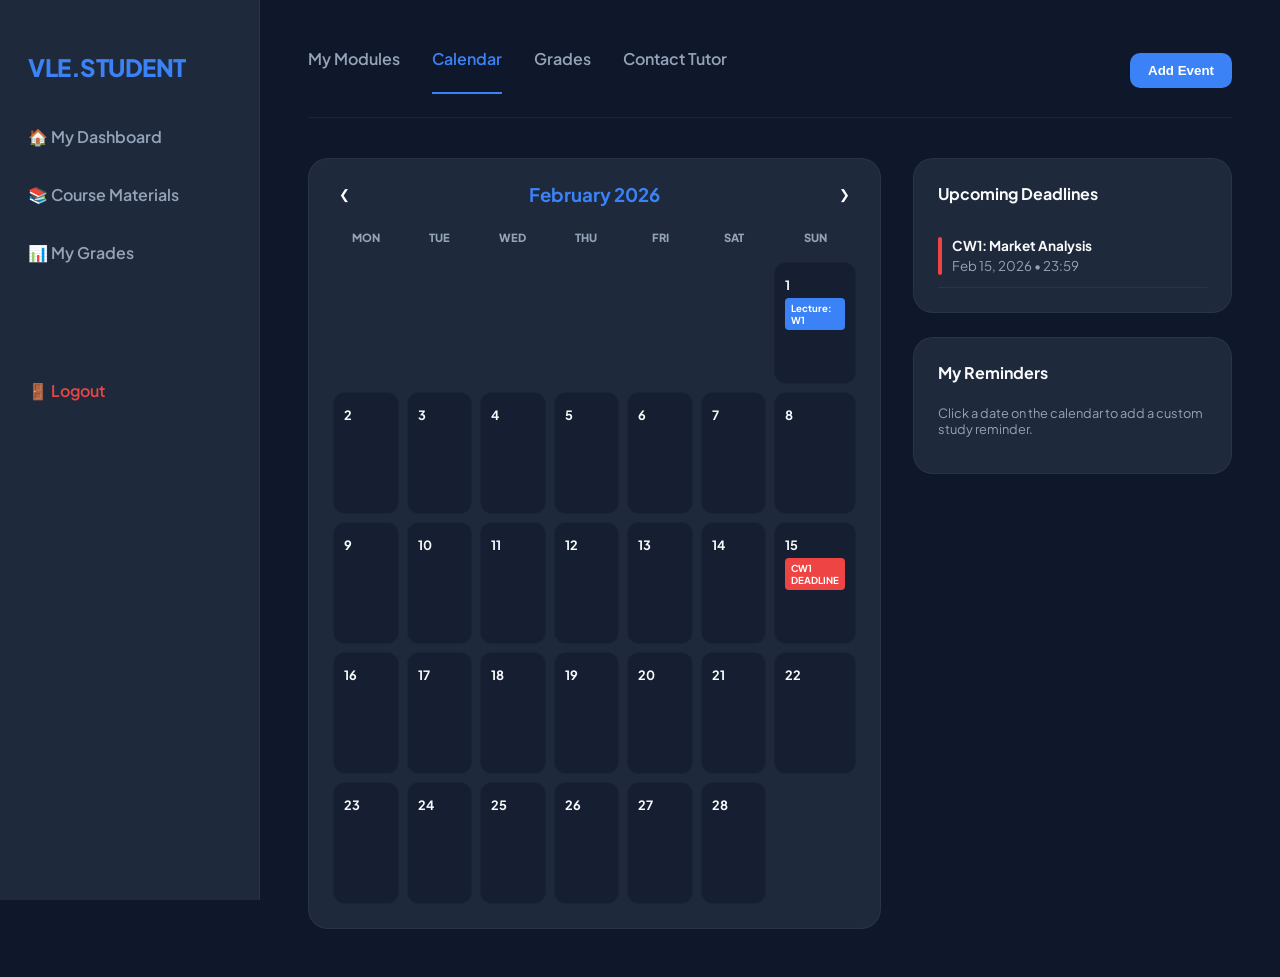
<file: w1970530-PrototypeCode/student_calendar.html>
<!DOCTYPE html>
<html lang="en">
<head>
    <meta charset="UTF-8">
    <meta name="viewport" content="width=device-width, initial-scale=1.0">
    <title>My Calendar | VLE.STUDENT</title>
    <link href="https://fonts.googleapis.com/css2?family=Plus+Jakarta+Sans:wght@400;600;700;800&display=swap" rel="stylesheet">
    <style>
        :root {
            --bg: #0f172a;
            --side: #1e293b;
            --accent: #3b82f6;
            --card: #1e293b;
            --text: #f8fafc;
        }

        body {
            font-family: 'Plus Jakarta Sans', sans-serif;
            background: var(--bg);
            color: var(--text);
            margin: 0;
            display: flex;
            overflow-x: hidden;
        }

        /* Sidebar Consistency */
        .sidebar {
            width: 260px;
            height: 100vh;
            background: var(--side);
            padding: 2rem 1rem;
            position: fixed;
            left: 0; top: 0;
            box-sizing: border-box;
            border-right: 1px solid rgba(255,255,255,0.05);
        }

        .sidebar h2 { color: var(--accent); padding-left: 12px; margin-bottom: 2rem; font-size: 1.5rem; font-weight: 800; letter-spacing: -0.5px; }
        
        .nav-link {
            color: #94a3b8;
            text-decoration: none;
            padding: 12px;
            display: block;
            border-radius: 8px;
            margin-bottom: 5px;
            font-weight: 600;
        }

        .nav-link.active { background: rgba(59, 130, 246, 0.1); color: var(--accent); }

        /* Main Content & Top Nav */
        .main-content {
            margin-left: 260px;
            padding: 3rem;
            width: calc(100% - 260px);
            box-sizing: border-box;
        }

        .top-nav {
            display: flex;
            justify-content: space-between;
            align-items: center;
            margin-bottom: 2.5rem;
            padding-bottom: 1.5rem;
            border-bottom: 1px solid rgba(255,255,255,0.05);
        }

        .nav-tabs { display: flex; gap: 2rem; }
        .tab-link {
            color: #94a3b8;
            text-decoration: none;
            font-weight: 600;
            padding-bottom: 1.5rem;
            position: relative;
        }

        .tab-link.active-tab { color: var(--accent); }
        .tab-link.active-tab::after {
            content: '';
            position: absolute; bottom: -1px; left: 0; width: 100%; height: 2px; background: var(--accent);
        }

        /* Dashboard Grid Layout */
        .dashboard-grid {
            display: grid;
            grid-template-columns: 1.8fr 1fr;
            gap: 2rem;
        }

        .card {
            background: var(--card);
            border-radius: 20px;
            padding: 1.5rem;
            border: 1px solid rgba(255,255,255,0.05);
        }

        /* Calendar Styling */
        .calendar-grid { display: grid; grid-template-columns: repeat(7, 1fr); gap: 8px; margin-top: 1rem; }
        .day-header { text-align: center; font-size: 0.7rem; font-weight: 800; color: #94a3b8; text-transform: uppercase; padding-bottom: 10px; }
        
        .day-cell {
            background: rgba(15, 23, 42, 0.5);
            border-radius: 12px;
            min-height: 100px;
            padding: 10px;
            border: 1px solid rgba(255,255,255,0.02);
            transition: 0.2s;
            cursor: pointer;
        }
        .day-cell:hover:not(.empty) { border-color: var(--accent); background: rgba(59, 130, 246, 0.05); }
        .day-cell.today { border: 2px solid var(--accent); }
        .day-cell.empty { background: transparent; border: none; cursor: default; }

        .event-tag {
            padding: 4px 6px;
            border-radius: 4px;
            font-size: 0.6rem;
            font-weight: 700;
            margin-top: 4px;
            color: white;
            display: block;
        }
        .tag-official { background: var(--accent); }
        .tag-deadline { background: #ef4444; }
        .tag-personal { background: #10b981; }

        /* Modal Overlay */
        .modal-overlay {
            position: fixed; top: 0; left: 0; width: 100%; height: 100%;
            background: rgba(0,0,0,0.8);
            display: none; justify-content: center; align-items: center;
            z-index: 2000;
        }
    </style>
</head>
<body>

    <div class="sidebar">
        <h2>VLE.STUDENT</h2>
        <nav style="display: flex; flex-direction: column; gap: 8px;">
            <a href="student.html" class="nav-link">🏠 My Dashboard</a>
            <a href="student_modules.html" class="nav-link">📚 Course Materials</a>
            <a href="student_grades.html" class="nav-link">📊 My Grades</a>
            <div style="margin-top: auto; padding-top: 5rem;">
                <a href="/" class="nav-link" style="color: #ef4444;">🚪 Logout</a>
            </div>
        </nav>
    </div>

    <div class="main-content">
        <div class="top-nav">
            <div class="nav-tabs">
                <a href="student_modules.html" class="tab-link">My Modules</a>
                <a href="student_calendar.html" class="tab-link active-tab">Calendar</a>
                <a href="student_grades.html" class="tab-link">Grades</a>
                <a href="student_contact.html" class="tab-link">Contact Tutor</a>
            </div>
            <button style="background: var(--accent); color: white; border: none; padding: 10px 18px; border-radius: 10px; font-weight: 600; cursor: pointer;">Add Event</button>
        </div>

        <div class="dashboard-grid">
            <div class="left-col">
                <div class="card">
                    <div style="display: flex; justify-content: space-between; align-items: center; margin-bottom: 1.5rem;">
                        <button onclick="changeMonth(-1)" style="background:transparent; border:none; color:white; cursor:pointer;">❮</button>
                        <h3 id="monthDisplay" style="margin:0; color:var(--accent);">February 2026</h3>
                        <button onclick="changeMonth(1)" style="background:transparent; border:none; color:white; cursor:pointer;">❯</button>
                    </div>
                    
                    <div class="calendar-grid" id="calendarGrid">
                        </div>
                </div>
            </div>

            <div class="right-col">
                <div class="card" style="margin-bottom: 1.5rem;">
                    <h4 style="margin-top:0;">Upcoming Deadlines</h4>
                    <div style="display:flex; gap:10px; padding:12px 0; border-bottom:1px solid rgba(255,255,255,0.05);">
                        <div style="width:4px; background:#ef4444; border-radius:2px;"></div>
                        <div>
                            <div style="font-size:0.85rem; font-weight:700;">CW1: Market Analysis</div>
                            <small style="color:#94a3b8;">Feb 15, 2026 • 23:59</small>
                        </div>
                    </div>
                </div>

                <div class="card">
                    <h4 style="margin-top:0;">My Reminders</h4>
                    <p style="font-size: 0.8rem; color:#94a3b8;">Click a date on the calendar to add a custom study reminder.</p>
                </div>
            </div>
        </div>
    </div>

    <div class="modal-overlay" id="eventModal">
        <div class="card" style="width: 350px;">
            <h3 style="margin-top:0;">Add Reminder</h3>
            <input type="text" id="eventTitle" placeholder="e.g. Study Group" style="width:100%; padding:12px; background:#0f172a; border:1px solid rgba(255,255,255,0.1); color:white; border-radius:10px; margin-bottom:15px; outline:none;">
            <div style="display:flex; gap:10px;">
                <button onclick="saveEvent()" style="flex:1; background:var(--accent); color:white; border:none; padding:10px; border-radius:8px; cursor:pointer;">Save</button>
                <button onclick="closeModal()" style="flex:1; background:#334155; color:white; border:none; padding:10px; border-radius:8px; cursor:pointer;">Cancel</button>
            </div>
        </div>
    </div>

    <script>
        let currentViewDate = new Date(2026, 1, 1);
        let selectedDay = null;
        let personalEvents = JSON.parse(localStorage.getItem('vle_calendar')) || {};

        const officialEvents = {
            "2026-1-1": [{title: "Lecture: W1", class: "tag-official"}],
            "2026-1-15": [{title: "CW1 DEADLINE", class: "tag-deadline"}]
        };

        function renderCalendar() {
            const grid = document.getElementById('calendarGrid');
            const display = document.getElementById('monthDisplay');
            grid.innerHTML = '';

            const year = currentViewDate.getFullYear();
            const month = currentViewDate.getMonth();
            display.innerText = currentViewDate.toLocaleString('default', { month: 'long', year: 'numeric' });

            const days = ["Mon", "Tue", "Wed", "Thu", "Fri", "Sat", "Sun"];
            days.forEach(d => grid.innerHTML += `<div class="day-header">${d}</div>`);

            let firstDay = new Date(year, month, 1).getDay();
            firstDay = (firstDay === 0) ? 6 : firstDay - 1; 

            for(let x=0; x<firstDay; x++) grid.innerHTML += `<div class="day-cell empty"></div>`;

            const daysInMonth = new Date(year, month + 1, 0).getDate();
            for(let i=1; i<=daysInMonth; i++) {
                const cell = document.createElement('div');
                cell.className = 'day-cell';
                cell.innerHTML = `<span style="font-size:0.8rem; font-weight:700;">${i}</span>`;
                
                const key = `${year}-${month}-${i}`;
                if(officialEvents[key]) {
                    officialEvents[key].forEach(e => cell.innerHTML += `<div class="event-tag ${e.class}">${e.title}</div>`);
                }
                if(personalEvents[key]) {
                    personalEvents[key].forEach(e => cell.innerHTML += `<div class="event-tag tag-personal">📝 ${e}</div>`);
                }

                cell.onclick = () => openModal(i);
                grid.appendChild(cell);
            }
        }

        function changeMonth(s) { currentViewDate.setMonth(currentViewDate.getMonth() + s); renderCalendar(); }
        function openModal(d) { selectedDay = d; document.getElementById('eventModal').style.display = 'flex'; }
        function closeModal() { document.getElementById('eventModal').style.display = 'none'; }
        function saveEvent() {
            const t = document.getElementById('eventTitle').value;
            if(!t) return;
            const key = `${currentViewDate.getFullYear()}-${currentViewDate.getMonth()}-${selectedDay}`;
            if(!personalEvents[key]) personalEvents[key] = [];
            personalEvents[key].push(t);
            localStorage.setItem('vle_calendar', JSON.stringify(personalEvents));
            closeModal(); renderCalendar();
        }

        window.onload = renderCalendar;
    </script>
</body>
</html>
</file>
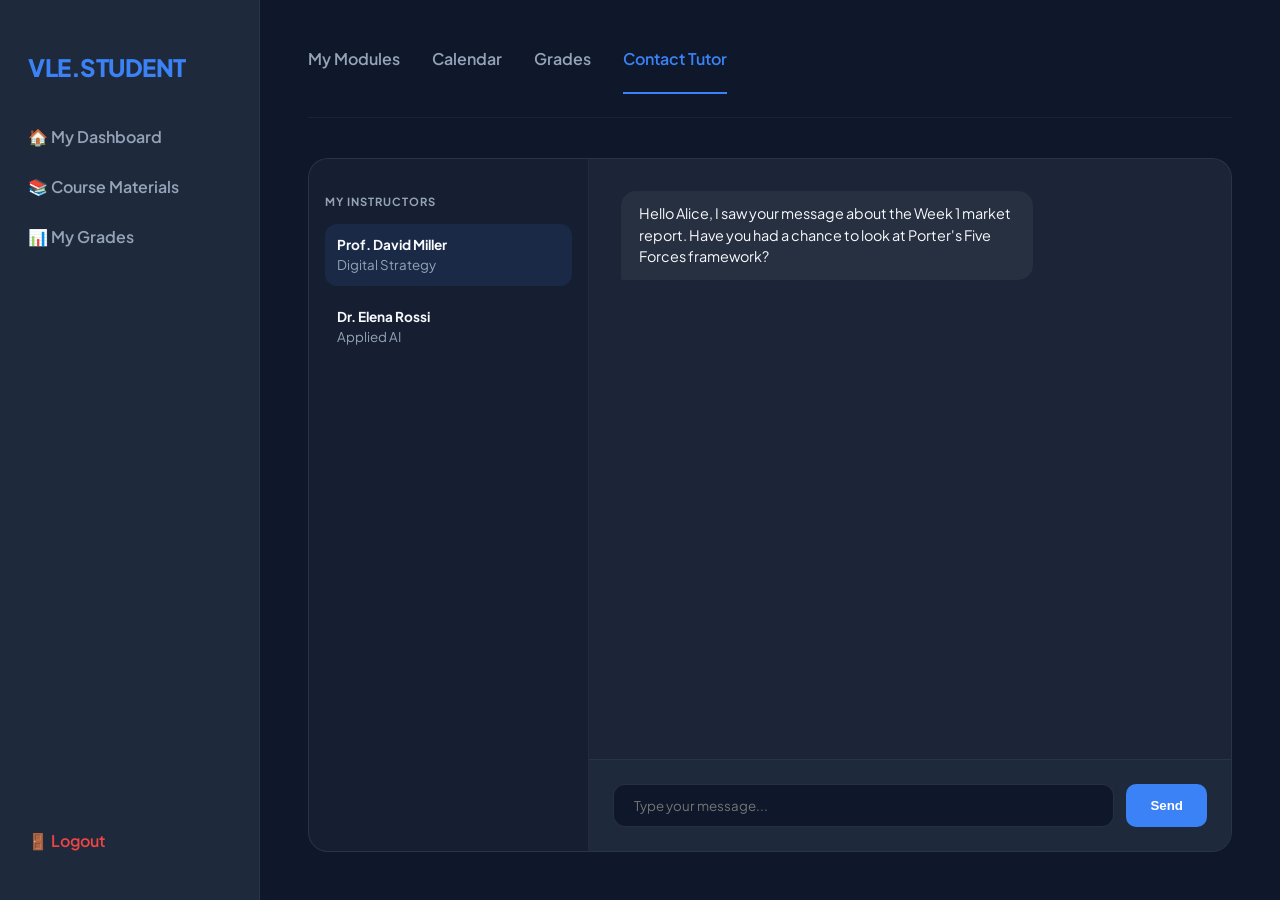
<file: w1970530-PrototypeCode/student_contact.html>
<!DOCTYPE html>
<html lang="en">
<head>
    <meta charset="UTF-8">
    <meta name="viewport" content="width=device-width, initial-scale=1.0">
    <title>Contact Tutor | VLE.STUDENT</title>
    <link href="https://fonts.googleapis.com/css2?family=Plus+Jakarta+Sans:wght@400;600;700;800&display=swap" rel="stylesheet">
    <style>
        :root {
            --bg: #0f172a;
            --side: #1e293b;
            --accent: #3b82f6;
            --card: #1e293b;
            --text: #f8fafc;
        }

        body {
            font-family: 'Plus Jakarta Sans', sans-serif;
            background: var(--bg);
            color: var(--text);
            margin: 0;
            display: flex;
            overflow: hidden;
        }

        /* Sidebar Branding */
        .sidebar {
            width: 260px;
            height: 100vh;
            background: var(--side);
            padding: 2rem 1rem;
            position: fixed;
            left: 0; top: 0;
            box-sizing: border-box;
            border-right: 1px solid rgba(255,255,255,0.05);
        }

        .sidebar h2 { color: var(--accent); padding-left: 12px; margin-bottom: 2rem; font-size: 1.5rem; font-weight: 800; letter-spacing: -0.5px; }
        
        .nav-link {
            color: #94a3b8;
            text-decoration: none;
            padding: 12px;
            display: block;
            border-radius: 8px;
            margin-bottom: 5px;
            font-weight: 600;
        }

        .nav-link.active { background: rgba(59, 130, 246, 0.1); color: var(--accent); }

        /* Content Layout */
        .main-content {
            margin-left: 260px;
            padding: 3rem;
            width: calc(100% - 260px);
            box-sizing: border-box;
            height: 100vh;
            display: flex;
            flex-direction: column;
        }

        .top-nav {
            display: flex;
            gap: 2rem;
            margin-bottom: 2.5rem;
            padding-bottom: 1.5rem;
            border-bottom: 1px solid rgba(255,255,255,0.05);
        }

        .tab-link {
            color: #94a3b8;
            text-decoration: none;
            font-weight: 600;
            padding-bottom: 1.5rem;
            position: relative;
        }

        .tab-link.active-tab { color: var(--accent); }
        .tab-link.active-tab::after {
            content: '';
            position: absolute; bottom: -1px; left: 0; width: 100%; height: 2px; background: var(--accent);
        }

        /* Chat Workspace */
        .chat-layout {
            display: grid;
            grid-template-columns: 280px 1fr;
            background: var(--card);
            border-radius: 20px;
            border: 1px solid rgba(255,255,255,0.05);
            flex: 1;
            overflow: hidden;
        }

        .contact-list {
            background: rgba(15, 23, 42, 0.5);
            border-right: 1px solid rgba(255,255,255,0.05);
            padding: 1rem;
        }

        .contact-item {
            padding: 12px;
            border-radius: 12px;
            cursor: pointer;
            margin-bottom: 10px;
            transition: 0.2s;
        }

        .contact-item.active { background: rgba(59, 130, 246, 0.1); }
        .contact-item:hover:not(.active) { background: rgba(255, 255, 255, 0.03); }

        .chat-main { display: flex; flex-direction: column; background: rgba(15, 23, 42, 0.2); }
        .chat-window { flex: 1; padding: 2rem; overflow-y: auto; display: flex; flex-direction: column; gap: 1rem; }
        
        .bubble { max-width: 65%; padding: 12px 18px; border-radius: 15px; font-size: 0.9rem; line-height: 1.5; }
        .tutor-msg { background: rgba(255,255,255,0.05); align-self: flex-start; border-bottom-left-radius: 2px; }
        .student-msg { background: var(--accent); align-self: flex-end; border-bottom-right-radius: 2px; }

        .chat-input-area {
            padding: 1.5rem;
            background: var(--card);
            border-top: 1px solid rgba(255,255,255,0.05);
            display: flex;
            gap: 12px;
        }

        .chat-input {
            flex: 1;
            background: #0f172a;
            border: 1px solid rgba(255,255,255,0.1);
            border-radius: 12px;
            color: white;
            padding: 12px 20px;
            outline: none;
            font-family: inherit;
        }
    </style>
</head>
<body>

    <div class="sidebar">
        <h2>VLE.STUDENT</h2>
        <a href="student.html" class="nav-link">🏠 My Dashboard</a>
        <a href="student_modules.html" class="nav-link">📚 Course Materials</a>
        <a href="student_grades.html" class="nav-link">📊 My Grades</a>
        <div style="margin-top: auto; position: absolute; bottom: 2rem; width: calc(100% - 2rem);">
            <a href="/" class="nav-link" style="color: #ef4444;">🚪 Logout</a>
        </div>
    </div>

    <div class="main-content">
        <div class="top-nav">
            <a href="student_modules.html" class="tab-link">My Modules</a>
            <a href="student_calendar.html" class="tab-link">Calendar</a>
            <a href="student_grades.html" class="tab-link">Grades</a>
            <a href="student_contact.html" class="tab-link active-tab">Contact Tutor</a>
        </div>

        <div class="chat-layout">
            <div class="contact-list">
                <h5 style="color: #94a3b8; font-size: 0.7rem; text-transform: uppercase; letter-spacing: 1px; margin-bottom: 1rem;">My Instructors</h5>
                <div class="contact-item active">
                    <div style="font-weight: 700; font-size: 0.85rem;">Prof. David Miller</div>
                    <small style="color: #94a3b8;">Digital Strategy</small>
                </div>
                <div class="contact-item">
                    <div style="font-weight: 700; font-size: 0.85rem;">Dr. Elena Rossi</div>
                    <small style="color: #94a3b8;">Applied AI</small>
                </div>
            </div>

            <div class="chat-main">
                <div class="chat-window" id="chatWin">
                    <div class="bubble tutor-msg">
                        Hello Alice, I saw your message about the Week 1 market report. Have you had a chance to look at Porter's Five Forces framework?
                    </div>
                </div>
                
                <div class="chat-input-area">
                    <input type="text" id="sInput" class="chat-input" placeholder="Type your message..." onkeypress="if(event.key==='Enter') send()">
                    <button onclick="send()" style="background: var(--accent); color: white; border: none; padding: 10px 24px; border-radius: 10px; font-weight: 700; cursor: pointer;">Send</button>
                </div>
            </div>
        </div>
    </div>

    <script>
        const chatKey = 'chat_AliceThompson';
        function send() {
            const input = document.getElementById('sInput');
            if(!input.value.trim()) return;
            let history = JSON.parse(localStorage.getItem(chatKey)) || [];
            history.push({ sender: 'Alice', text: input.value });
            localStorage.setItem(chatKey, JSON.stringify(history));
            input.value = '';
            render();
        }

        function render() {
            const win = document.getElementById('chatWin');
            const history = JSON.parse(localStorage.getItem(chatKey)) || [];
            // Keep the initial tutor message visible
            win.innerHTML = `<div class="bubble tutor-msg">Hello Alice, I saw your message about the Week 1 market report. Have you had a chance to look at Porter's Five Forces framework?</div>`;
            
            history.forEach(m => {
                const div = document.createElement('div');
                div.className = m.sender === 'Alice' ? 'bubble student-msg' : 'bubble tutor-msg';
                div.innerText = m.text;
                win.appendChild(div);
            });
            win.scrollTop = win.scrollHeight;
        }

        window.onload = render;
    </script>
</body>
</html>
</file>
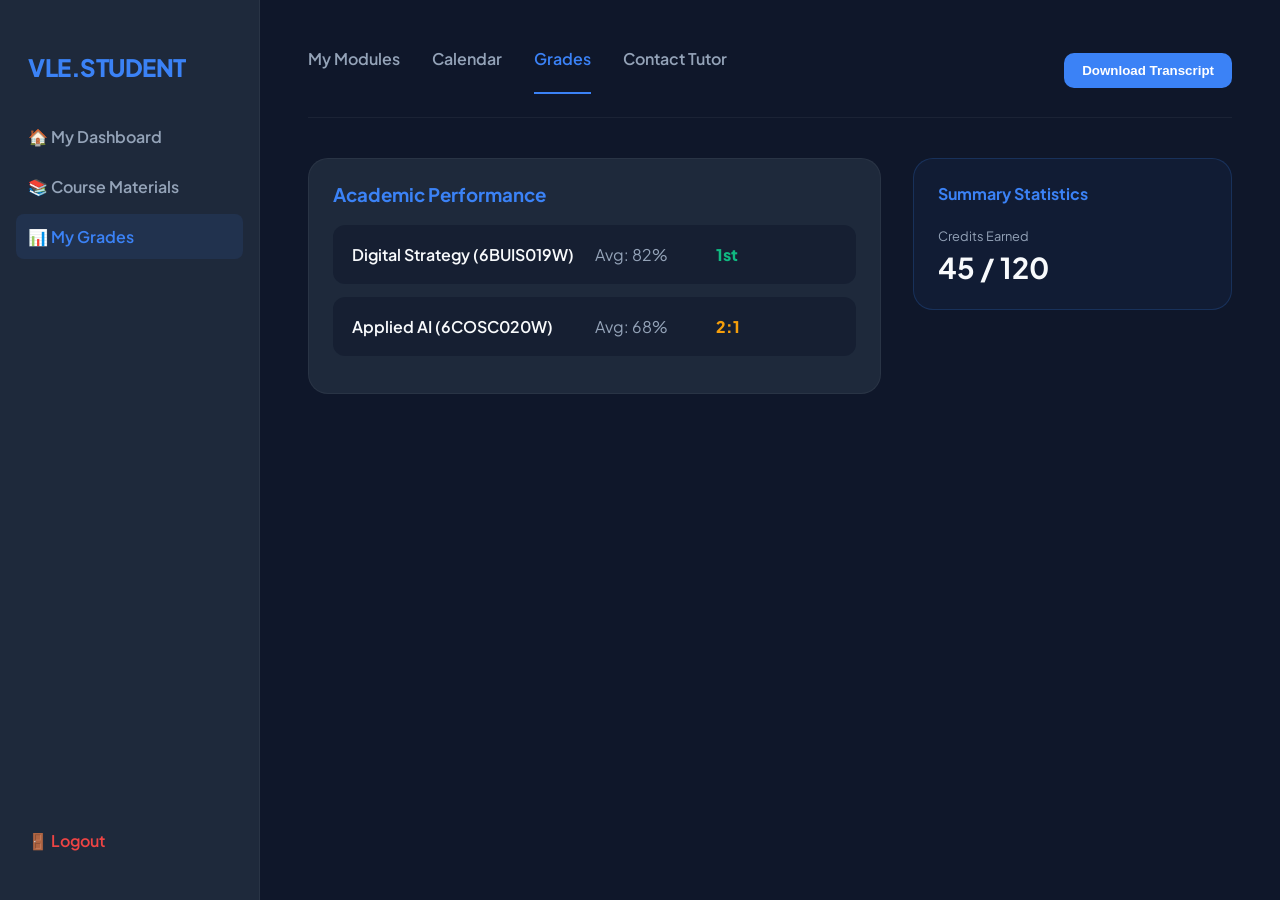
<file: w1970530-PrototypeCode/student_grades.html>
<!DOCTYPE html>
<html lang="en">
<head>
    <meta charset="UTF-8">
    <meta name="viewport" content="width=device-width, initial-scale=1.0">
    <title>Academic Performance | VLE.STUDENT</title>
    <link href="https://fonts.googleapis.com/css2?family=Plus+Jakarta+Sans:wght@400;600;700;800&display=swap" rel="stylesheet">
    <style>
        :root {
            --bg: #0f172a;
            --side: #1e293b;
            --accent: #3b82f6;
            --card: #1e293b;
            --text: #f8fafc;
        }

        body {
            font-family: 'Plus Jakarta Sans', sans-serif;
            background: var(--bg);
            color: var(--text);
            margin: 0;
            display: flex;
            overflow-x: hidden;
        }

        /* Sidebar with unified VLE.STUDENT font */
        .sidebar {
            width: 260px;
            height: 100vh;
            background: var(--side);
            padding: 2rem 1rem;
            position: fixed;
            left: 0;
            top: 0;
            box-sizing: border-box;
            border-right: 1px solid rgba(255,255,255,0.05);
        }

        .sidebar h2 { 
            font-family: 'Plus Jakarta Sans', sans-serif;
            color: var(--accent); 
            padding-left: 12px; 
            margin-bottom: 2rem; 
            font-size: 1.5rem; 
            font-weight: 800; /* Matching the weight of your dashboard logo */
            letter-spacing: -0.5px;
        }

        .nav-link {
            color: #94a3b8;
            text-decoration: none;
            padding: 12px;
            display: block;
            border-radius: 8px;
            margin-bottom: 5px;
            font-weight: 600;
        }

        .nav-link.active { background: rgba(59, 130, 246, 0.1); color: var(--accent); }

        /* Main Content & Top Nav */
        .main-content {
            margin-left: 260px;
            padding: 3rem;
            width: calc(100% - 260px);
            box-sizing: border-box;
        }

        .top-nav {
            display: flex;
            justify-content: space-between;
            align-items: center;
            margin-bottom: 2.5rem;
            padding-bottom: 1.5rem;
            border-bottom: 1px solid rgba(255,255,255,0.05);
        }

        .nav-tabs { display: flex; gap: 2rem; }
        .tab-link {
            color: #94a3b8;
            text-decoration: none;
            font-weight: 600;
            padding-bottom: 1.5rem;
            position: relative;
        }

        .tab-link.active-tab { color: var(--accent); }
        .tab-link.active-tab::after {
            content: '';
            position: absolute;
            bottom: -1px;
            left: 0;
            width: 100%;
            height: 2px;
            background: var(--accent);
        }

        /* Layout Grid */
        .dashboard-grid {
            display: grid;
            grid-template-columns: 1.8fr 1fr;
            gap: 2rem;
        }

        .card {
            background: var(--card);
            border-radius: 20px;
            padding: 1.5rem;
            margin-bottom: 1.5rem;
            border: 1px solid rgba(255,255,255,0.05);
        }

        /* Grade Rows */
        .grade-item {
            display: grid;
            grid-template-columns: 2fr 1fr 1fr;
            padding: 1.2rem;
            background: rgba(15, 23, 42, 0.5);
            border-radius: 12px;
            margin-bottom: 0.8rem;
            align-items: center;
        }

        .grade-mark { font-weight: 800; color: #10b981; }
    </style>
</head>
<body>

    <div class="sidebar">
        <h2>VLE.STUDENT</h2>
        <a href="student.html" class="nav-link">🏠 My Dashboard</a>
        <a href="student_modules.html" class="nav-link">📚 Course Materials</a>
        <a href="student_grades.html" class="nav-link active">📊 My Grades</a>
        <div style="margin-top: auto; position: absolute; bottom: 2rem; width: calc(100% - 2rem);">
            <a href="/" class="nav-link" style="color: #ef4444;">🚪 Logout</a>
        </div>
    </div>

    <div class="main-content">
        <div class="top-nav">
            <div class="nav-tabs">
                <a href="student_modules.html" class="tab-link">My Modules</a>
                <a href="student_calendar.html" class="tab-link">Calendar</a>
                <a href="student_grades.html" class="tab-link active-tab">Grades</a>
                <a href="student_contact.html" class="tab-link">Contact Tutor</a>
            </div>
            <button style="background: var(--accent); color: white; border: none; padding: 10px 18px; border-radius: 10px; font-weight: 600; cursor: pointer;">Download Transcript</button>
        </div>

        <div class="dashboard-grid">
            <div class="left-col">
                <div class="card">
                    <h3 style="margin-top:0; color:var(--accent);">Academic Performance</h3>
                    <div class="grade-item">
                        <span style="font-weight:600;">Digital Strategy (6BUIS019W)</span>
                        <span style="color:#94a3b8;">Avg: 82%</span>
                        <span class="grade-mark">1st</span>
                    </div>
                    <div class="grade-item">
                        <span style="font-weight:600;">Applied AI (6COSC020W)</span>
                        <span style="color:#94a3b8;">Avg: 68%</span>
                        <span class="grade-mark" style="color:#f59e0b;">2:1</span>
                    </div>
                </div>
            </div>

            <div class="right-col">
                <div class="card" style="background: rgba(59, 130, 246, 0.05); border: 1px solid rgba(59, 130, 246, 0.2);">
                    <h4 style="margin:0; color:var(--accent);">Summary Statistics</h4>
                    <div style="margin-top: 1.5rem;">
                        <p style="color:#94a3b8; font-size: 0.8rem; margin:0;">Credits Earned</p>
                        <h3 style="margin: 5px 0 0; font-size: 1.8rem;">45 / 120</h3>
                    </div>
                </div>
            </div>
        </div>
    </div>

</body>
</html>
</file>
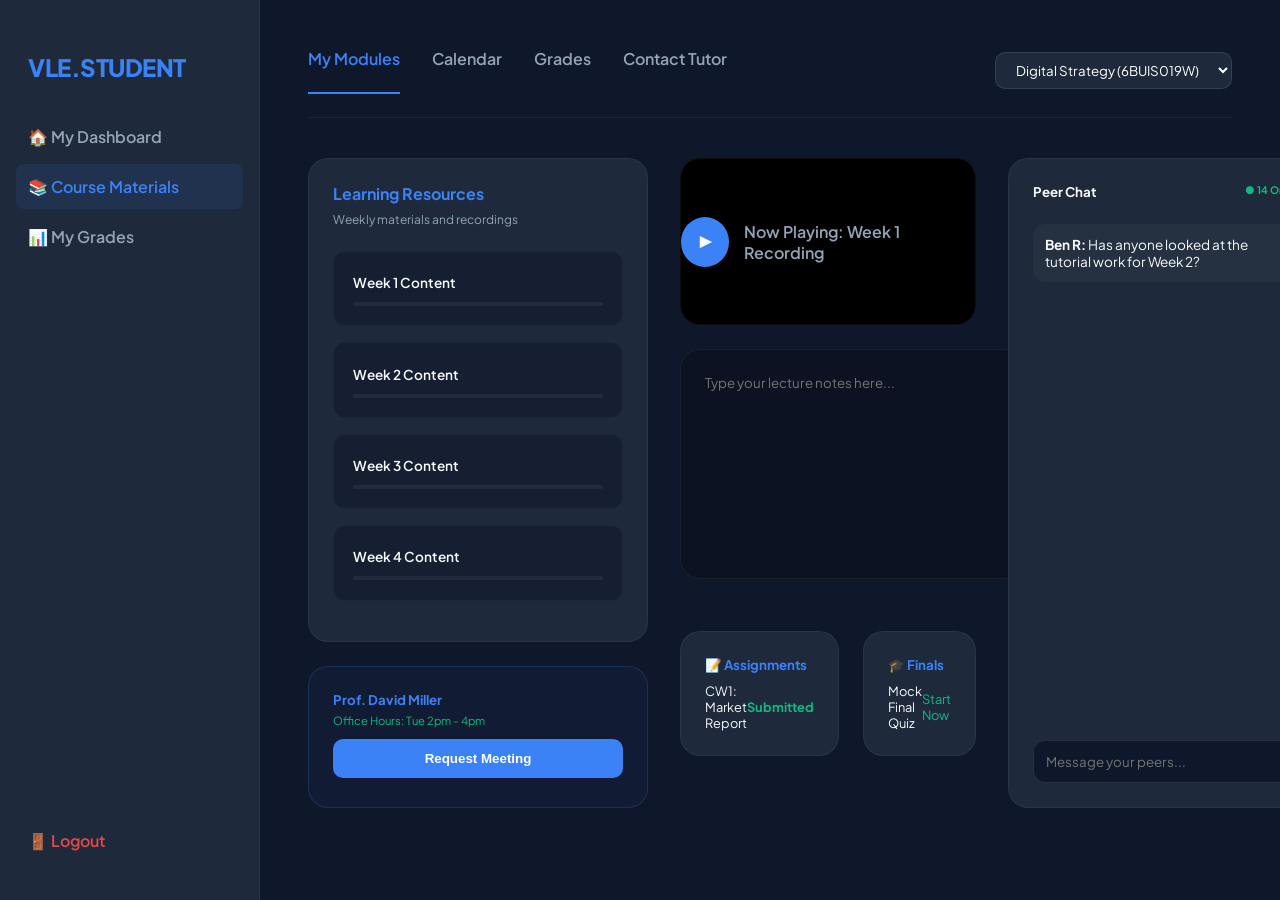
<file: w1970530-PrototypeCode/student_modules.html>
<!DOCTYPE html>
<html lang="en">
<head>
    <meta charset="UTF-8">
    <meta name="viewport" content="width=device-width, initial-scale=1.0">
    <title>Module Workspace | VLE.STUDENT</title>
    <link href="https://fonts.googleapis.com/css2?family=Plus+Jakarta+Sans:wght@400;600;700;800&display=swap" rel="stylesheet">
    <style>
        /* Unified Style Variables from your Dashboard */
        :root {
            --bg: #0f172a;
            --side: #1e293b;
            --accent: #3b82f6;
            --card: #1e293b;
            --text: #f8fafc;
        }

        body {
            font-family: 'Plus Jakarta Sans', sans-serif;
            background: var(--bg);
            color: var(--text);
            margin: 0;
            display: flex;
            overflow-x: hidden;
        }

        /* Sidebar Styling */
        .sidebar {
            width: 260px;
            height: 100vh;
            background: var(--side);
            padding: 2rem 1rem;
            position: fixed;
            left: 0;
            top: 0;
            box-sizing: border-box;
            border-right: 1px solid rgba(255,255,255,0.05);
        }

        .sidebar h2 { 
            color: var(--accent); 
            padding-left: 12px; 
            margin-bottom: 2rem; 
            font-size: 1.5rem; 
            font-weight: 800; 
            letter-spacing: -0.5px;
        }

        .nav-link {
            color: #94a3b8;
            text-decoration: none;
            padding: 12px;
            display: block;
            border-radius: 8px;
            margin-bottom: 5px;
            font-weight: 600;
        }

        .nav-link.active { background: rgba(59, 130, 246, 0.1); color: var(--accent); }

        /* Main Layout Grid */
        .main-content {
            margin-left: 260px;
            padding: 3rem;
            width: calc(100% - 260px);
            box-sizing: border-box;
        }

        /* Fixed Top Navigation Bar */
        .top-nav {
            display: flex;
            justify-content: space-between;
            align-items: center;
            margin-bottom: 2.5rem;
            padding-bottom: 1.5rem;
            border-bottom: 1px solid rgba(255,255,255,0.05);
        }

        .nav-tabs { display: flex; gap: 2rem; }
        .tab-link {
            color: #94a3b8;
            text-decoration: none;
            font-weight: 600;
            padding-bottom: 1.5rem;
            position: relative;
        }

        .tab-link.active-tab { color: var(--accent); }
        .tab-link.active-tab::after {
            content: '';
            position: absolute;
            bottom: -1px;
            left: 0;
            width: 100%;
            height: 2px;
            background: var(--accent);
        }

        /* 3-Column Workspace */
        .workspace-grid {
            display: grid;
            grid-template-columns: 340px 1fr 320px;
            gap: 2rem;
        }

        .card {
            background: var(--card);
            border-radius: 20px;
            padding: 1.5rem;
            margin-bottom: 1.5rem;
            border: 1px solid rgba(255,255,255,0.05);
        }

        /* Weekly Folders & Progress */
        .week-folder { margin-bottom: 1rem; border-radius: 12px; background: rgba(15, 23, 42, 0.5); border: 1px solid rgba(255,255,255,0.03); }
        .folder-header { padding: 1.2rem; cursor: pointer; }
        .progress-bar-bg { height: 4px; background: rgba(255,255,255,0.05); width: 100%; margin-top: 10px; border-radius: 2px; overflow: hidden; }
        .progress-bar-fill { height: 100%; background: var(--accent); width: 0%; transition: 0.4s; }
        .folder-content { display: none; padding: 1rem 1.2rem; background: rgba(0,0,0,0.1); border-top: 1px solid rgba(255,255,255,0.03); }
        
        .resource-link { display: block; padding: 8px 0; color: var(--accent); text-decoration: none; font-size: 0.85rem; cursor: pointer; }
        .resource-link:hover { color: white; }

        /* Video Area */
        .video-box { background: #000; border-radius: 20px; aspect-ratio: 16/9; display: flex; align-items: center; justify-content: center; border: 1px solid rgba(255,255,255,0.05); }
        .play-btn { width: 50px; height: 50px; background: var(--accent); border-radius: 50%; display: flex; align-items: center; justify-content: center; cursor: pointer; }

        .module-dropdown {
            background: var(--side);
            color: white;
            border: 1px solid rgba(255,255,255,0.1);
            padding: 8px 16px;
            border-radius: 10px;
            font-family: inherit;
            cursor: pointer;
        }
    </style>
</head>
<body>

    <div class="sidebar">
        <h2>VLE.STUDENT</h2>
        <a href="student.html" class="nav-link">🏠 My Dashboard</a>
        <a href="student_modules.html" class="nav-link active">📚 Course Materials</a>
        <a href="student_grades.html" class="nav-link">📊 My Grades</a>
        <div style="margin-top: auto; position: absolute; bottom: 2rem; width: calc(100% - 2rem);">
            <a href="/" class="nav-link" style="color: #ef4444;">🚪 Logout</a>
        </div>
    </div>

    <div class="main-content">
        <div class="top-nav">
            <div class="nav-tabs">
                <a href="student_modules.html" class="tab-link active-tab">My Modules</a>
                <a href="student_calendar.html" class="tab-link">Calendar</a>
                <a href="student_grades.html" class="tab-link">Grades</a>
                <a href="student_contact.html" class="tab-link">Contact Tutor</a>
            </div>
            <select class="module-dropdown" id="moduleSwitcher" onchange="initWorkspace()">
                <option value="Digital Strategy">Digital Strategy (6BUIS019W)</option>
                <option value="Applied AI">Applied AI (6COSC020W)</option>
            </select>
        </div>

        <div class="workspace-grid">
            <div class="col-left">
                <div class="card">
                    <h4 style="margin:0; color:var(--accent);">Learning Resources</h4>
                    <p style="font-size:0.75rem; color:#94a3b8; margin: 8px 0 0;">Weekly materials and recordings</p>
                    <div id="weekFolders" style="margin-top: 1.5rem;"></div>
                </div>

                <div class="card" style="background: rgba(59, 130, 246, 0.05); border: 1px solid rgba(59, 130, 246, 0.2);">
                    <h5 id="profName" style="margin:0; color:var(--accent);">Prof. David Miller</h5>
                    <div id="officeHours" style="font-size:0.7rem; color:#10b981; margin: 5px 0 12px;">Office Hours: Tue 2pm - 4pm</div>
                    <button class="nav-link" style="background:var(--accent); color:white; width:100%; border:none; border-radius:10px; cursor:pointer;" onclick="alert('Meeting Requested!')">Request Meeting</button>
                </div>
            </div>

            <div class="col-center">
                <div class="video-box">
                    <div class="play-btn">▶</div>
                    <div id="videoTitle" style="color: #94a3b8; margin-left: 15px; font-weight: 600;">Select a lecture below</div>
                </div>
                
                <textarea id="weekNotes" class="card" style="width:100%; height: 180px; background: rgba(0,0,0,0.2); border: 1px solid rgba(255,255,255,0.05); color:white; padding:1.5rem; resize:none; margin-top:1.5rem; outline:none; font-family:inherit;" placeholder="Type your lecture notes here..."></textarea>

                <div style="display:grid; grid-template-columns:1fr 1fr; gap:1.5rem; margin-top:1.5rem;">
                    <div class="card">
                        <h5 style="margin:0 0 10px; color:var(--accent);">📝 Assignments</h5>
                        <div style="display:flex; justify-content:space-between; align-items:center; font-size:0.8rem;">
                            <span>CW1: Market Report</span>
                            <span style="color:#10b981; font-weight:bold;">Submitted</span>
                        </div>
                    </div>
                    <div class="card">
                        <h5 style="margin:0 0 10px; color:var(--accent);">🎓 Finals</h5>
                        <div style="display:flex; justify-content:space-between; align-items:center; font-size:0.8rem;">
                            <span>Mock Final Quiz</span>
                            <a href="#" style="color:#10b981; text-decoration:none;">Start Now</a>
                        </div>
                    </div>
                </div>
            </div>

            <div class="col-right">
                <div class="card" style="height: 600px; display: flex; flex-direction: column;">
                    <h5 style="margin:0; display:flex; justify-content:space-between;">Peer Chat <span style="color:#10b981; font-size:0.65rem;">● 14 Online</span></h5>
                    <div id="chatFeed" style="flex:1; overflow-y:auto; margin: 1.5rem 0; font-size: 0.85rem;">
                        <div style="background: rgba(255,255,255,0.03); padding: 12px; border-radius: 12px; margin-bottom: 10px;">
                            <strong>Ben R:</strong> Has anyone looked at the tutorial work for Week 2?
                        </div>
                    </div>
                    <input type="text" placeholder="Message your peers..." style="width:100%; background:#0f172a; border: 1px solid rgba(255,255,255,0.1); color:white; padding: 12px; border-radius: 12px; outline:none; font-family:inherit;">
                </div>
            </div>
        </div>
    </div>

    <script>
        const moduleStaff = {
            "Digital Strategy": { name: "Prof. David Miller", hours: "Tue 2pm - 4pm" },
            "Applied AI": { name: "Dr. Elena Rossi", hours: "Wed 10am - 12pm" }
        };

        const weeks = [1, 2, 3, 4];
        let curWeek = 1;

        function initWorkspace() {
            const mod = document.getElementById('moduleSwitcher').value;
            document.getElementById('profName').innerText = moduleStaff[mod].name;
            document.getElementById('officeHours').innerText = `Office Hours: ${moduleStaff[mod].hours}`;
            
            const container = document.getElementById('weekFolders');
            container.innerHTML = '';
            weeks.forEach(w => {
                const folder = document.createElement('div');
                folder.className = 'week-folder';
                folder.innerHTML = `
                    <div class="folder-header" onclick="toggleWeek(${w})">
                        <span style="font-size:0.85rem; font-weight:600;">Week ${w} Content</span>
                        <div class="progress-bar-bg"><div class="progress-bar-fill" id="pb-${w}"></div></div>
                    </div>
                    <div class="folder-content" id="fc-${w}">
                        <div class="resource-link" onclick="track(${w},'v')">🎬 Video Lecture</div>
                        <div class="resource-link">📊 Lecture Slides.pptx</div>
                        <div class="resource-link">📄 Seminar Worksheet.pdf</div>
                    </div>`;
                container.appendChild(folder);
                updatePB(w);
            });
            loadWeek(1);
        }

        function toggleWeek(w) {
            document.querySelectorAll('.folder-content').forEach(el => el.style.display = 'none');
            document.getElementById(`fc-${w}`).style.display = 'block';
            loadWeek(w);
        }

        function loadWeek(w) {
            curWeek = w;
            document.getElementById('videoTitle').innerText = `Now Playing: Week ${w} Recording`;
            const mod = document.getElementById('moduleSwitcher').value;
            document.getElementById('weekNotes').value = localStorage.getItem(`notes_${mod}_w${w}`) || "";
        }

        function track(w, type) {
            const mod = document.getElementById('moduleSwitcher').value;
            localStorage.setItem(`prog_${mod}_w${w}_${type}`, 'true');
            updatePB(w);
        }

        function updatePB(w) {
            const mod = document.getElementById('moduleSwitcher').value;
            let done = 0;
            if(localStorage.getItem(`prog_${mod}_w${w}_v`)) done = 100;
            document.getElementById(`pb-${w}`).style.width = done + '%';
        }

        document.getElementById('weekNotes').oninput = (e) => {
            const mod = document.getElementById('moduleSwitcher').value;
            localStorage.setItem(`notes_${mod}_w${curWeek}`, e.target.value);
        };

        window.onload = initWorkspace;
    </script>
</body>
</html>
</file>
<file: w1970530-PrototypeCode/style.css>
@import url('https://fonts.googleapis.com/css2?family=Plus+Jakarta+Sans:wght@400;600;700;800&display=swap');

:root {
    --bg: #0f172a;
    --side: #1e293b;
    --accent: #3b82f6;
    --card: #1e293b;
    --text: #f8fafc;
}

body {
    font-family: 'Plus Jakarta Sans', sans-serif;
    background: var(--bg);
    color: var(--text);
    margin: 0;
    display: flex;
    overflow-x: hidden;
}

/* Sidebar: Fixed width, no flex-grow */
.sidebar {
    width: 260px;
    height: 100vh;
    background: var(--side);
    padding: 2rem 1rem;
    position: fixed;
    left: 0;
    top: 0;
    box-sizing: border-box;
}

/* Main Content: Offset by Sidebar width */
.main-content {
    margin-left: 260px;
    padding: 3rem;
    width: calc(100% - 260px);
    box-sizing: border-box;
}

/* Portfolio Cards: Fixed Size */
.portfolio-grid {
    display: flex;
    gap: 1.5rem;
    margin-bottom: 3rem;
    overflow-x: auto;
}

.portfolio-card {
    min-width: 280px;
    height: 140px;
    background: var(--card);
    border-radius: 16px;
    padding: 1.5rem;
    border: 1px solid rgba(255,255,255,0.1);
    cursor: pointer;
    box-sizing: border-box;
}

.portfolio-card.active {
    border: 2px solid var(--accent);
}

/* Grid Layout */
.dashboard-grid {
    display: grid;
    grid-template-columns: 1.8fr 1fr;
    gap: 2rem;
}

.card {
    background: var(--card);
    border-radius: 20px;
    padding: 1.5rem;
    margin-bottom: 1.5rem;
    border: 1px solid rgba(255,255,255,0.05);
}

.nav-link {
    color: #94a3b8;
    text-decoration: none;
    padding: 12px;
    display: block;
    border-radius: 8px;
    margin-bottom: 5px;
}

.active { background: rgba(59, 130, 246, 0.1); color: var(--accent); }

.btn-premium {
    background: #3b82f6;
    color: white;
    border: none;
    padding: 10px 18px;
    border-radius: 10px;
    font-weight: 600;
    cursor: pointer;
}
</file>
